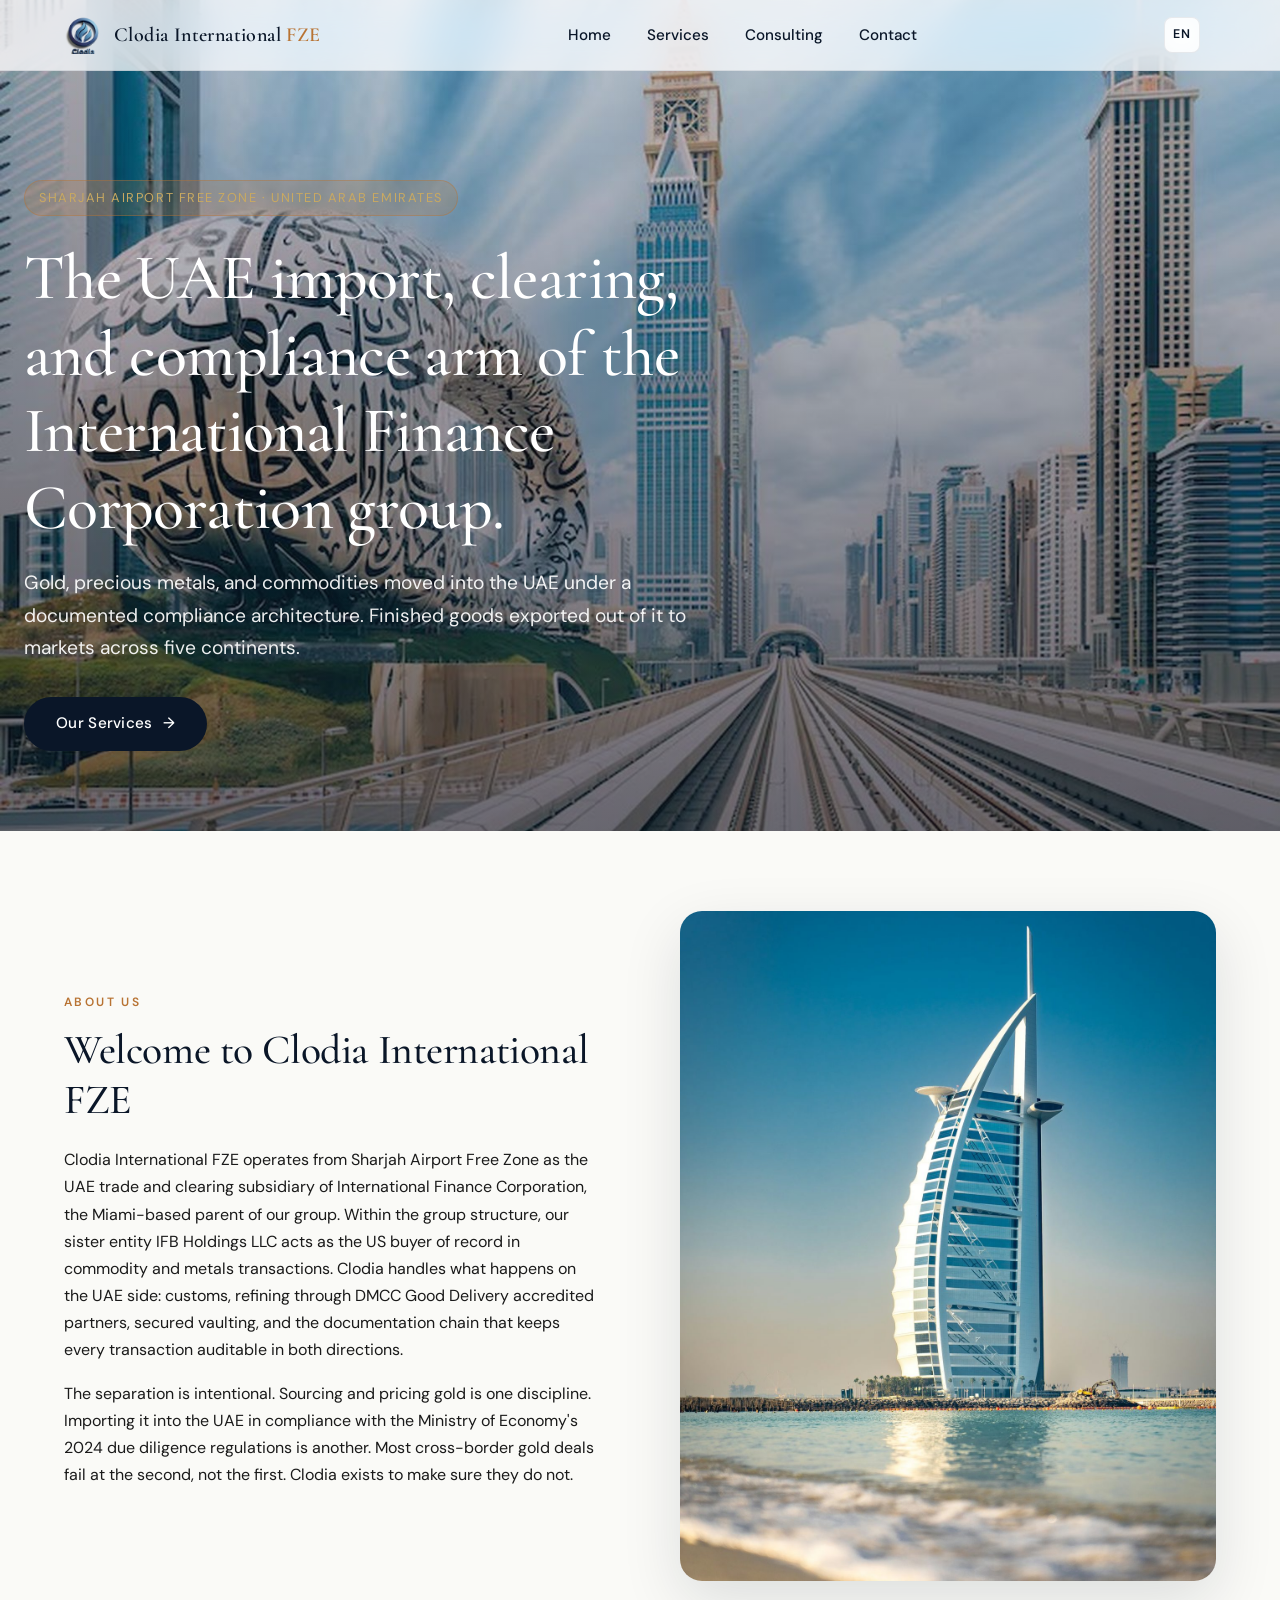
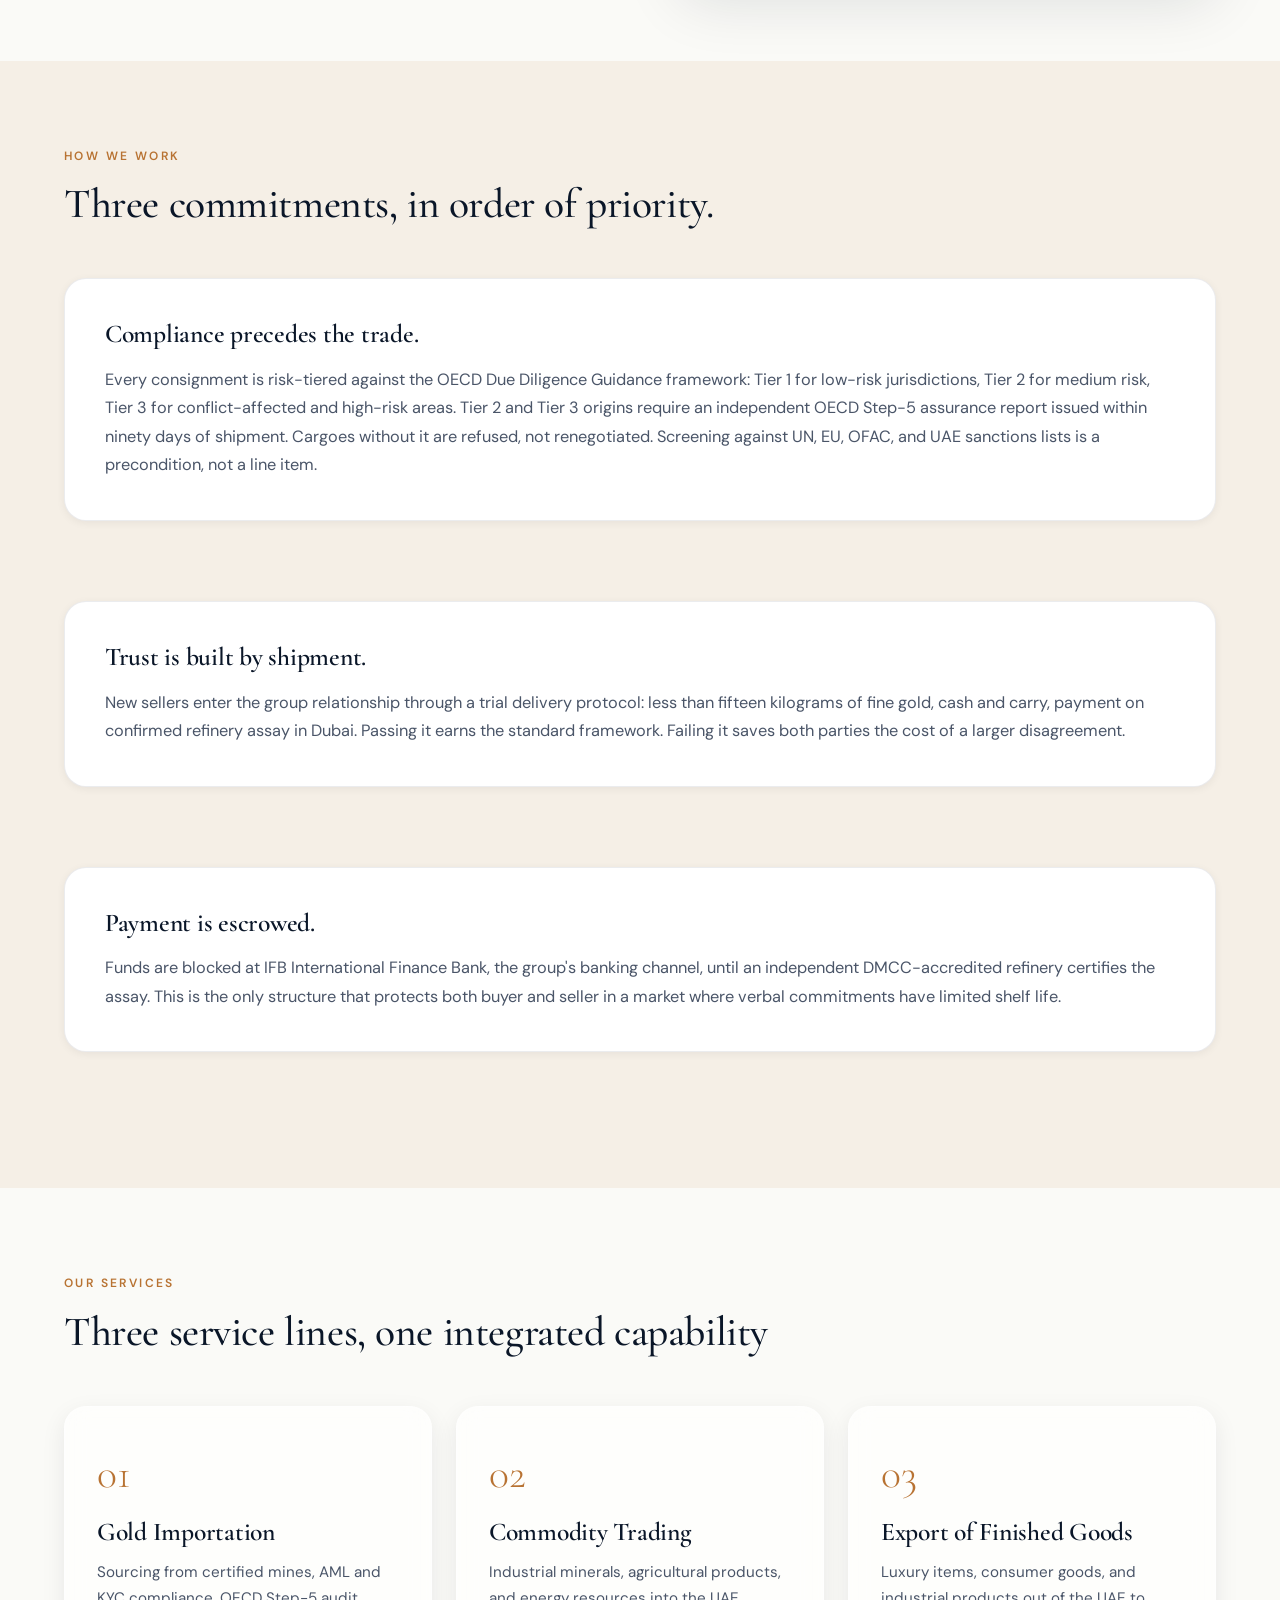
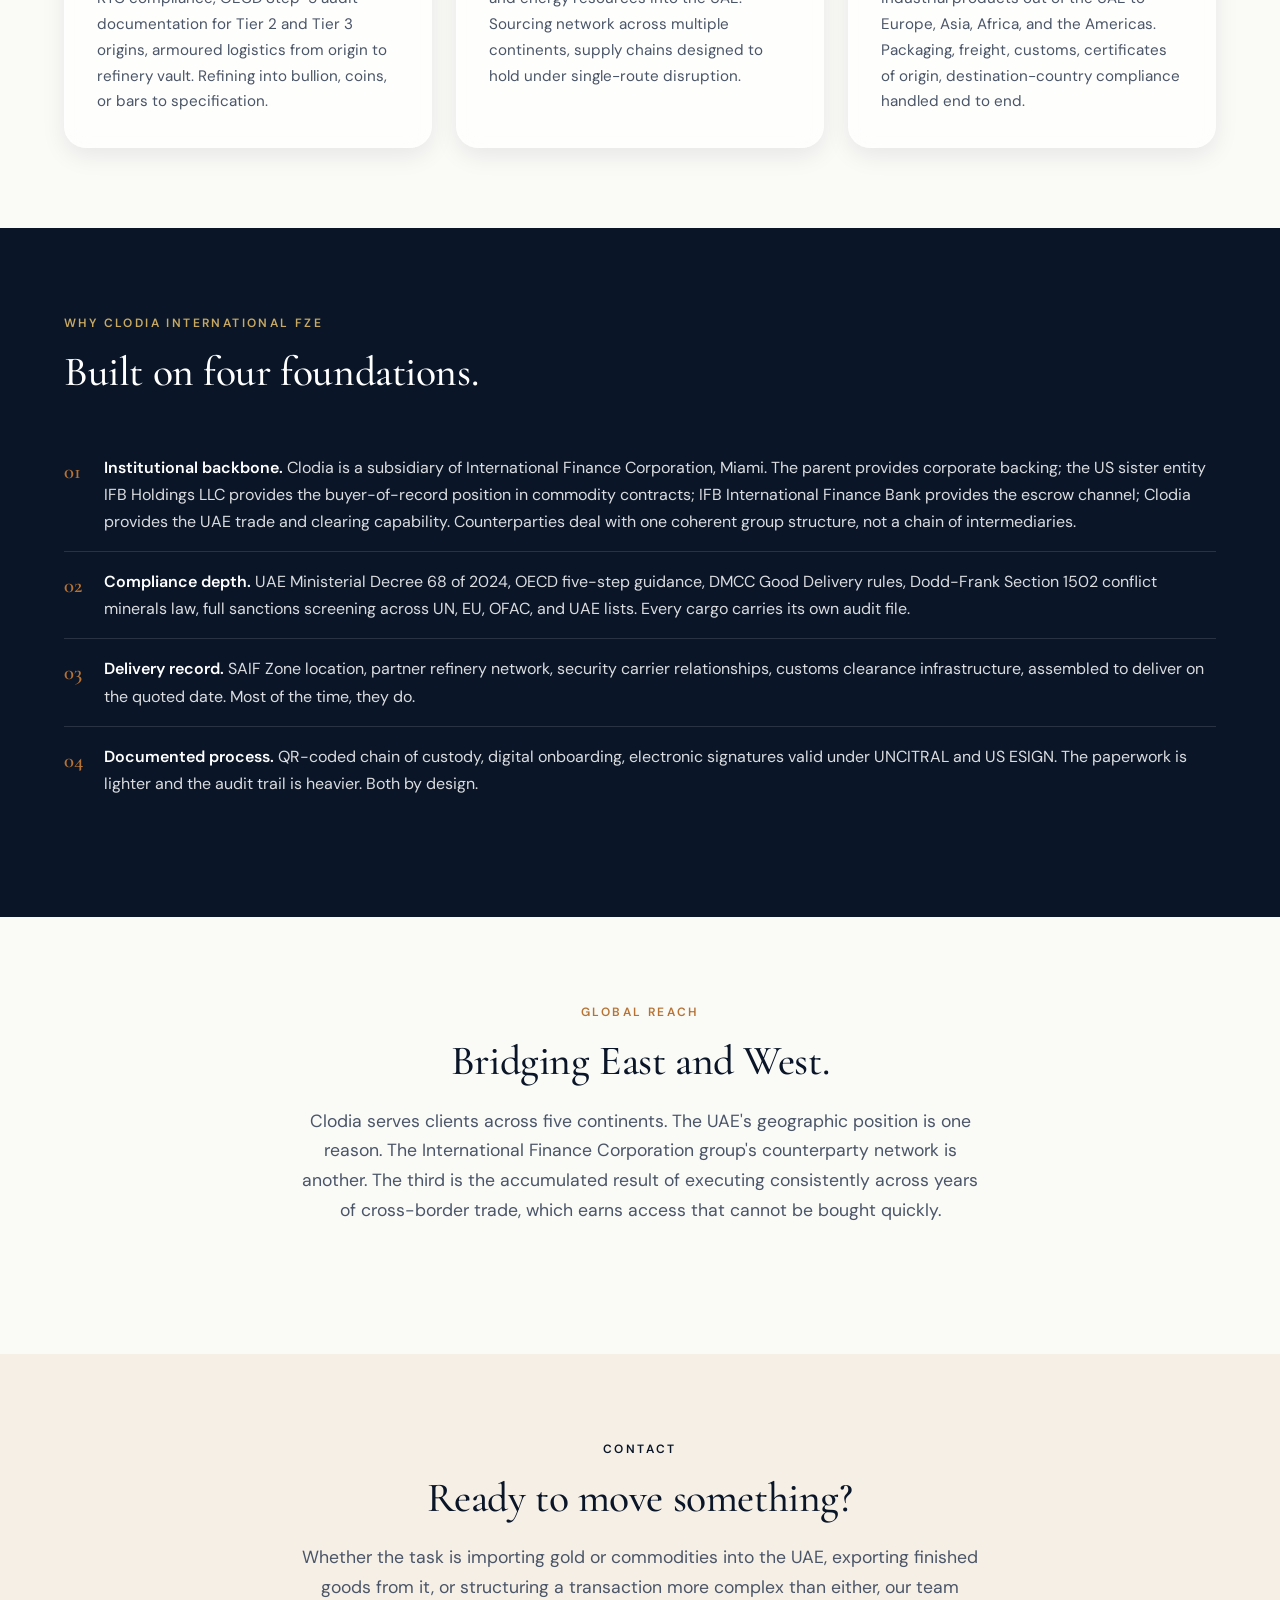
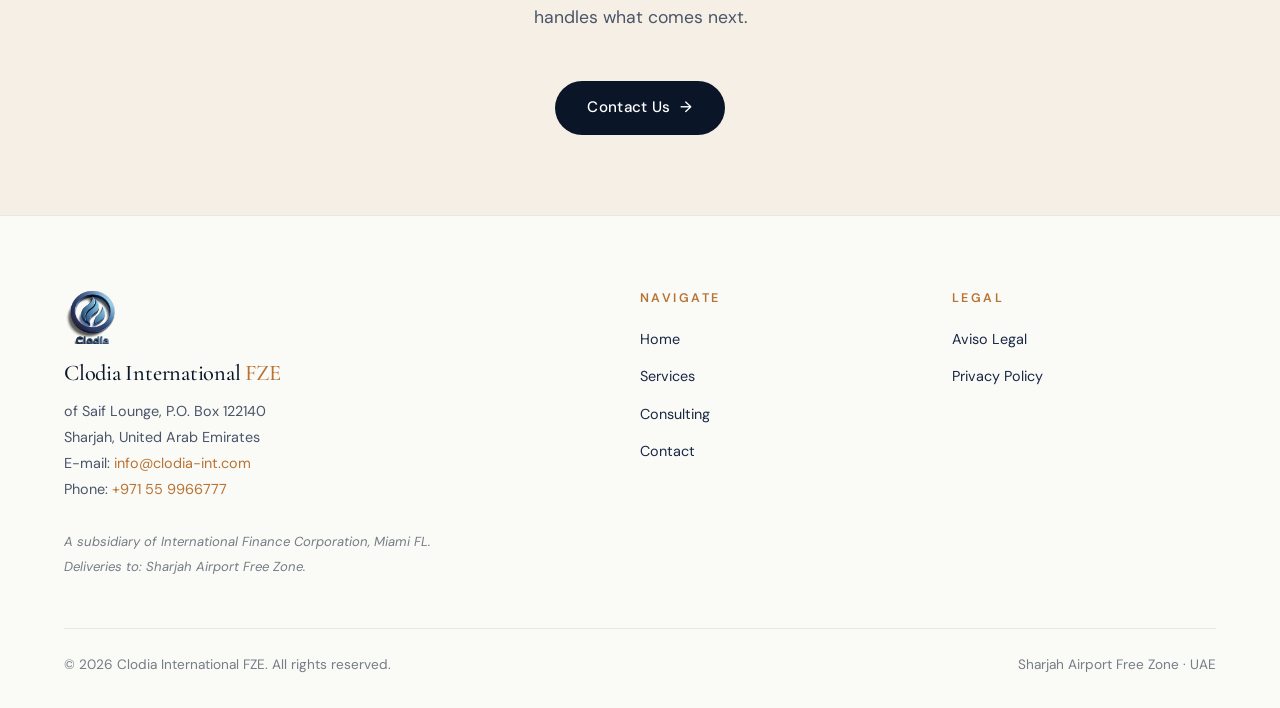
<file: index.html>
<!DOCTYPE html>

<html lang="en">
<head>
<meta charset="utf-8"/>
<meta content="width=device-width, initial-scale=1.0" name="viewport"/>
<title data-i18n="index.001.clodia_international_fze">Clodia International FZE — UAE Trade and Clearing, Gold and Commodities</title>
<meta content="UAE trade and clearing subsidiary of International Finance Corporation, Miami. Gold, precious metals, and commodities imported into the UAE under a documented compliance architecture. Sharjah Airport Free Zone." data-i18n="index.002.uae_trade_and_clearing_s" data-i18n-attr="content" name="description"/>
<meta content="Clodia International FZE, UAE gold import, precious metals trading Sharjah, commodity trading UAE, DMCC Good Delivery, OECD due diligence gold, International Finance Corporation Miami" name="keywords"/>
<meta content="Clodia International FZE" name="author"/>
<meta content="#0a1628" name="theme-color"/>
<meta content="index, follow" name="robots"/>
<link href="https://www.clodia-int.com/" rel="canonical"/>
<meta content="website" property="og:type"/>
<meta content="https://www.clodia-int.com/" property="og:url"/>
<meta content="Clodia International FZE — UAE Trade and Clearing" property="og:title"/>
<meta content="A subsidiary of International Finance Corporation, Miami. Gold, precious metals, and commodities handled under a documented compliance architecture." property="og:description"/>
<meta content="https://www.clodia-int.com/assets/images/og-image.jpg" property="og:image"/>
<meta content="Clodia International FZE" property="og:site_name"/>
<meta content="en_US" property="og:locale"/>
<meta content="summary_large_image" name="twitter:card"/>
<meta content="Clodia International FZE" name="twitter:title"/>
<meta content="UAE trade and clearing subsidiary of International Finance Corporation, Miami." name="twitter:description"/>
<meta content="https://www.clodia-int.com/assets/images/og-image.jpg" name="twitter:image"/>
<link href="/assets/icons/favicon-32.png" rel="icon" sizes="32x32" type="image/png"/>
<link href="/assets/icons/favicon-16.png" rel="icon" sizes="16x16" type="image/png"/>
<link href="/assets/icons/apple-touch-icon.png" rel="apple-touch-icon" sizes="180x180"/>
<link href="/site.webmanifest" rel="manifest"/>
<link href="https://fonts.googleapis.com" rel="preconnect"/>
<link crossorigin="" href="https://fonts.gstatic.com" rel="preconnect"/>
<link href="https://fonts.googleapis.com/css2?family=Cormorant+Garamond:wght@400;500;600;700&amp;family=DM+Sans:wght@400;500;600;700&amp;display=swap" rel="stylesheet"/>
<link href="/assets/css/styles-v3.css" rel="stylesheet"/>
<script type="application/ld+json">
{
  "@context": "https://schema.org",
  "@type": "Organization",
  "name": "Clodia International FZE",
  "url": "https://www.clodia-int.com/",
  "logo": "https://www.clodia-int.com/assets/icons/logo.png",
  "description": "UAE trade and clearing subsidiary of International Finance Corporation (Miami), handling gold, precious metals, and commodities under documented compliance.",
  "parentOrganization": {
    "@type": "Organization",
    "name": "International Finance Corporation",
    "address": {
      "@type": "PostalAddress",
      "streetAddress": "848 Brickell Avenue, Penthouse 5",
      "addressLocality": "Miami",
      "addressRegion": "FL",
      "postalCode": "33131",
      "addressCountry": "US"
    }
  },
  "address": {
    "@type": "PostalAddress",
    "streetAddress": "Saif Lounge, P.O. Box 122140",
    "addressLocality": "Sharjah",
    "addressCountry": "AE"
  },
  "contactPoint": {
    "@type": "ContactPoint",
    "email": "info@clodia-int.com",
    "telephone": "+971-55-9966777",
    "contactType": "customer service"
  }
}
</script>
</head>
<body>
<nav class="nav">
<div class="nav-inner">
<a class="nav-brand" href="/">
<img alt="Clodia International FZE" src="/assets/icons/logo.png"/>
<span data-i18n="index.003.clodia_international_fze" data-i18n-html="1">Clodia International <em style="font-style:normal;color:var(--copper)">FZE</em></span>
</a>
<button aria-label="Toggle menu" class="nav-toggle"><span></span><span></span><span></span></button>
<ul class="nav-links">
<li data-i18n="index.004.home" data-i18n-html="1"><a href="/index.html">Home</a></li>
<li data-i18n="index.005.services" data-i18n-html="1"><a href="/services.html">Services</a></li>
<li data-i18n="index.006.consulting" data-i18n-html="1"><a href="/consulting.html">Consulting</a></li>
<li data-i18n="index.007.contact" data-i18n-html="1"><a href="/contact.html">Contact</a></li>
</ul>
</div>
</nav>
<header class="hero">
<div class="hero-media">
<img alt="Dubai skyline at golden hour" src="/assets/images/hero-dubai.jpg"/>
</div>
<div class="hero-content">
<span class="hero-badge" data-i18n="index.008.sharjah_airport_free_zon" data-i18n-html="1">Sharjah Airport Free Zone · United Arab Emirates</span>
<h1 data-i18n="index.009.the_uae_import_clearing" data-i18n-html="1">The UAE import, clearing, and compliance arm of the International Finance Corporation group.</h1>
<p data-i18n="index.010.gold_precious_metals_and" data-i18n-html="1">Gold, precious metals, and commodities moved into the UAE under a documented compliance architecture. Finished goods exported out of it to markets across five continents.</p>
<a class="btn btn-primary btn-arrow" data-i18n="index.011.our_services" href="/services.html">Our Services</a>
</div>
</header>
<section class="section-light">
<div class="container">
<div class="two-col">
<div class="reveal">
<span class="eyebrow" data-i18n="index.012.about_us" data-i18n-html="1">About Us</span>
<h2 class="section-title" data-i18n="index.013.welcome_to_clodia_intern" data-i18n-html="1">Welcome to Clodia International FZE</h2>
<p data-i18n="index.014.clodia_international_fze" data-i18n-html="1">Clodia International FZE operates from Sharjah Airport Free Zone as the UAE trade and clearing subsidiary of International Finance Corporation, the Miami-based parent of our group. Within the group structure, our sister entity IFB Holdings LLC acts as the US buyer of record in commodity and metals transactions. Clodia handles what happens on the UAE side: customs, refining through DMCC Good Delivery accredited partners, secured vaulting, and the documentation chain that keeps every transaction auditable in both directions.</p>
<p data-i18n="index.015.the_separation_is_intent" data-i18n-html="1">The separation is intentional. Sourcing and pricing gold is one discipline. Importing it into the UAE in compliance with the Ministry of Economy's 2024 due diligence regulations is another. Most cross-border gold deals fail at the second, not the first. Clodia exists to make sure they do not.</p>
</div>
<div class="col-media reveal">
<img alt="Palm Jumeirah aerial view" src="/assets/images/palm-jumeirah.jpg"/>
</div>
</div>
</div>
</section>
<section class="section-cream">
<div class="container">
<div class="reveal" style="max-width:860px">
<span class="eyebrow" data-i18n="index.016.how_we_work" data-i18n-html="1">How We Work</span>
<h2 class="section-title" data-i18n="index.017.three_commitments_in_ord" data-i18n-html="1">Three commitments, in order of priority.</h2>
</div>
<div style="display:grid;gap:24px;margin-top:48px">
<article class="service-block reveal">
<h3 data-i18n="index.018.compliance_precedes_the" data-i18n-html="1" style="color:var(--navy);margin-bottom:16px">Compliance precedes the trade.</h3>
<p data-i18n="index.019.every_consignment_is_ris" data-i18n-html="1" style="margin:0;color:var(--text-soft);font-size:1.02rem;line-height:1.75">Every consignment is risk-tiered against the OECD Due Diligence Guidance framework: Tier 1 for low-risk jurisdictions, Tier 2 for medium risk, Tier 3 for conflict-affected and high-risk areas. Tier 2 and Tier 3 origins require an independent OECD Step-5 assurance report issued within ninety days of shipment. Cargoes without it are refused, not renegotiated. Screening against UN, EU, OFAC, and UAE sanctions lists is a precondition, not a line item.</p>
</article>
<article class="service-block reveal">
<h3 data-i18n="index.020.trust_is_built_by_shipme" data-i18n-html="1" style="color:var(--navy);margin-bottom:16px">Trust is built by shipment.</h3>
<p data-i18n="index.021.new_sellers_enter_the_gr" data-i18n-html="1" style="margin:0;color:var(--text-soft);font-size:1.02rem;line-height:1.75">New sellers enter the group relationship through a trial delivery protocol: less than fifteen kilograms of fine gold, cash and carry, payment on confirmed refinery assay in Dubai. Passing it earns the standard framework. Failing it saves both parties the cost of a larger disagreement.</p>
</article>
<article class="service-block reveal">
<h3 data-i18n="index.022.payment_is_escrowed" data-i18n-html="1" style="color:var(--navy);margin-bottom:16px">Payment is escrowed.</h3>
<p data-i18n="index.023.funds_are_blocked_at_ifb" data-i18n-html="1" style="margin:0;color:var(--text-soft);font-size:1.02rem;line-height:1.75">Funds are blocked at IFB International Finance Bank, the group's banking channel, until an independent DMCC-accredited refinery certifies the assay. This is the only structure that protects both buyer and seller in a market where verbal commitments have limited shelf life.</p>
</article>
</div>
</div>
</section>
<section class="section-light">
<div class="container">
<div class="reveal">
<span class="eyebrow" data-i18n="index.011.our_services" data-i18n-html="1">Our Services</span>
<h2 class="section-title" data-i18n="index.024.three_service_lines_one" data-i18n-html="1">Three service lines, one integrated capability</h2>
</div>
<div class="glass-grid">
<div class="glass-card reveal">
<span class="card-num">01</span>
<h3 data-i18n="index.025.gold_importation" data-i18n-html="1">Gold Importation</h3>
<p data-i18n="index.026.sourcing_from_certified" data-i18n-html="1">Sourcing from certified mines, AML and KYC compliance, OECD Step-5 audit documentation for Tier 2 and Tier 3 origins, armoured logistics from origin to refinery vault. Refining into bullion, coins, or bars to specification.</p>
</div>
<div class="glass-card reveal">
<span class="card-num">02</span>
<h3 data-i18n="index.027.commodity_trading" data-i18n-html="1">Commodity Trading</h3>
<p data-i18n="index.028.industrial_minerals_agri" data-i18n-html="1">Industrial minerals, agricultural products, and energy resources into the UAE. Sourcing network across multiple continents, supply chains designed to hold under single-route disruption.</p>
</div>
<div class="glass-card reveal">
<span class="card-num">03</span>
<h3 data-i18n="index.029.export_of_finished_goods" data-i18n-html="1">Export of Finished Goods</h3>
<p data-i18n="index.030.luxury_items_consumer_go" data-i18n-html="1">Luxury items, consumer goods, and industrial products out of the UAE to Europe, Asia, Africa, and the Americas. Packaging, freight, customs, certificates of origin, destination-country compliance handled end to end.</p>
</div>
</div>
</div>
</section>
<section class="section-navy">
<div class="container">
<div class="reveal">
<span class="eyebrow" data-i18n="index.031.why_clodia_international" data-i18n-html="1" style="color:var(--copper-light)">Why Clodia International FZE</span>
<h2 class="section-title" data-i18n="index.032.built_on_four_foundation" data-i18n-html="1" style="color:var(--white)">Built on four foundations.</h2>
</div>
<ul class="lead-list reveal" style="margin-top:40px">
<li data-i18n="index.033.institutional_backbone_c" data-i18n-html="1" data-num="01" style="color:rgba(255,255,255,0.85);border-color:rgba(255,255,255,0.12)"><strong style="color:var(--white)">Institutional backbone.</strong> Clodia is a subsidiary of International Finance Corporation, Miami. The parent provides corporate backing; the US sister entity IFB Holdings LLC provides the buyer-of-record position in commodity contracts; IFB International Finance Bank provides the escrow channel; Clodia provides the UAE trade and clearing capability. Counterparties deal with one coherent group structure, not a chain of intermediaries.</li>
<li data-i18n="index.034.compliance_depth_uae_min" data-i18n-html="1" data-num="02" style="color:rgba(255,255,255,0.85);border-color:rgba(255,255,255,0.12)"><strong style="color:var(--white)">Compliance depth.</strong> UAE Ministerial Decree 68 of 2024, OECD five-step guidance, DMCC Good Delivery rules, Dodd-Frank Section 1502 conflict minerals law, full sanctions screening across UN, EU, OFAC, and UAE lists. Every cargo carries its own audit file.</li>
<li data-i18n="index.035.delivery_record_saif_zon" data-i18n-html="1" data-num="03" style="color:rgba(255,255,255,0.85);border-color:rgba(255,255,255,0.12)"><strong style="color:var(--white)">Delivery record.</strong> SAIF Zone location, partner refinery network, security carrier relationships, customs clearance infrastructure, assembled to deliver on the quoted date. Most of the time, they do.</li>
<li data-i18n="index.036.documented_process_qr_co" data-i18n-html="1" data-num="04" style="color:rgba(255,255,255,0.85);border-color:rgba(255,255,255,0.12)"><strong style="color:var(--white)">Documented process.</strong> QR-coded chain of custody, digital onboarding, electronic signatures valid under UNCITRAL and US ESIGN. The paperwork is lighter and the audit trail is heavier. Both by design.</li>
</ul>
</div>
</section>
<section class="section-light">
<div class="container-narrow text-center reveal">
<span class="eyebrow" data-i18n="index.037.global_reach" data-i18n-html="1">Global Reach</span>
<h2 class="section-title" data-i18n="index.038.bridging_east_and_west" data-i18n-html="1">Bridging East and West.</h2>
<p class="section-lead" data-i18n="index.039.clodia_serves_clients_ac" data-i18n-html="1" style="margin-left:auto;margin-right:auto">Clodia serves clients across five continents. The UAE's geographic position is one reason. The International Finance Corporation group's counterparty network is another. The third is the accumulated result of executing consistently across years of cross-border trade, which earns access that cannot be bought quickly.</p>
</div>
</section>
<section class="section-cream">
<div class="container-narrow text-center reveal">
<span class="eyebrow" data-i18n="index.007.contact" data-i18n-html="1">Contact</span>
<h2 class="section-title" data-i18n="index.040.ready_to_move_something" data-i18n-html="1">Ready to move something?</h2>
<p class="section-lead" data-i18n="index.041.whether_the_task_is_impo" data-i18n-html="1" style="margin-left:auto;margin-right:auto">Whether the task is importing gold or commodities into the UAE, exporting finished goods from it, or structuring a transaction more complex than either, our team handles what comes next.</p>
<a class="btn btn-primary btn-arrow" data-i18n="index.042.contact_us" href="/contact.html">Contact Us</a>
</div>
</section>
<footer>
<div class="container">
<div class="footer-grid">
<div class="footer-brand">
<img alt="Clodia International FZE" src="/assets/icons/logo.png"/>
<h4 data-i18n="index.003.clodia_international_fze" data-i18n-html="1">Clodia International FZE</h4>
<p data-i18n="index.043.of_saif_lounge_p_o_box_1" data-i18n-html="1">
          of Saif Lounge, P.O. Box 122140<br/>
          Sharjah, United Arab Emirates<br/>
          E-mail: <a href="mailto:info@clodia-int.com">info@clodia-int.com</a><br/>
          Phone: <a href="tel:+971559966777">+971 55 9966777</a><br/><br/>
<em style="color:rgba(10,22,40,0.55);font-size:0.82rem">A subsidiary of International Finance Corporation, Miami FL.<br/>Deliveries to: Sharjah Airport Free Zone.</em>
</p>
</div>
<div class="footer-col">
<h5 data-i18n="index.044.navigate" data-i18n-html="1">Navigate</h5>
<ul>
<li data-i18n="index.004.home" data-i18n-html="1"><a href="/index.html">Home</a></li>
<li data-i18n="index.005.services" data-i18n-html="1"><a href="/services.html">Services</a></li>
<li data-i18n="index.006.consulting" data-i18n-html="1"><a href="/consulting.html">Consulting</a></li>
<li data-i18n="index.007.contact" data-i18n-html="1"><a href="/contact.html">Contact</a></li>
</ul>
</div>
<div class="footer-col">
<h5 data-i18n="index.045.legal" data-i18n-html="1">Legal</h5>
<ul>
<li data-i18n="index.046.imprint" data-i18n-html="1"><a href="/imprint.html">Imprint</a></li>
<li data-i18n="index.047.privacy_policy" data-i18n-html="1"><a href="/privacy.html">Privacy Policy</a></li>
</ul>
</div>
</div>
<div class="footer-bottom">
<span data-i18n="index.048.2026_clodia_internation" data-i18n-html="1">© <span data-year="">2026</span> Clodia International FZE. All rights reserved.</span>
<span data-i18n="index.049.sharjah_airport_free_zon" data-i18n-html="1">Sharjah Airport Free Zone · UAE</span>
</div>
</div>
</footer>
<script defer="" src="/assets/js/script-v3.js"></script>
</body>
</html>
</file>
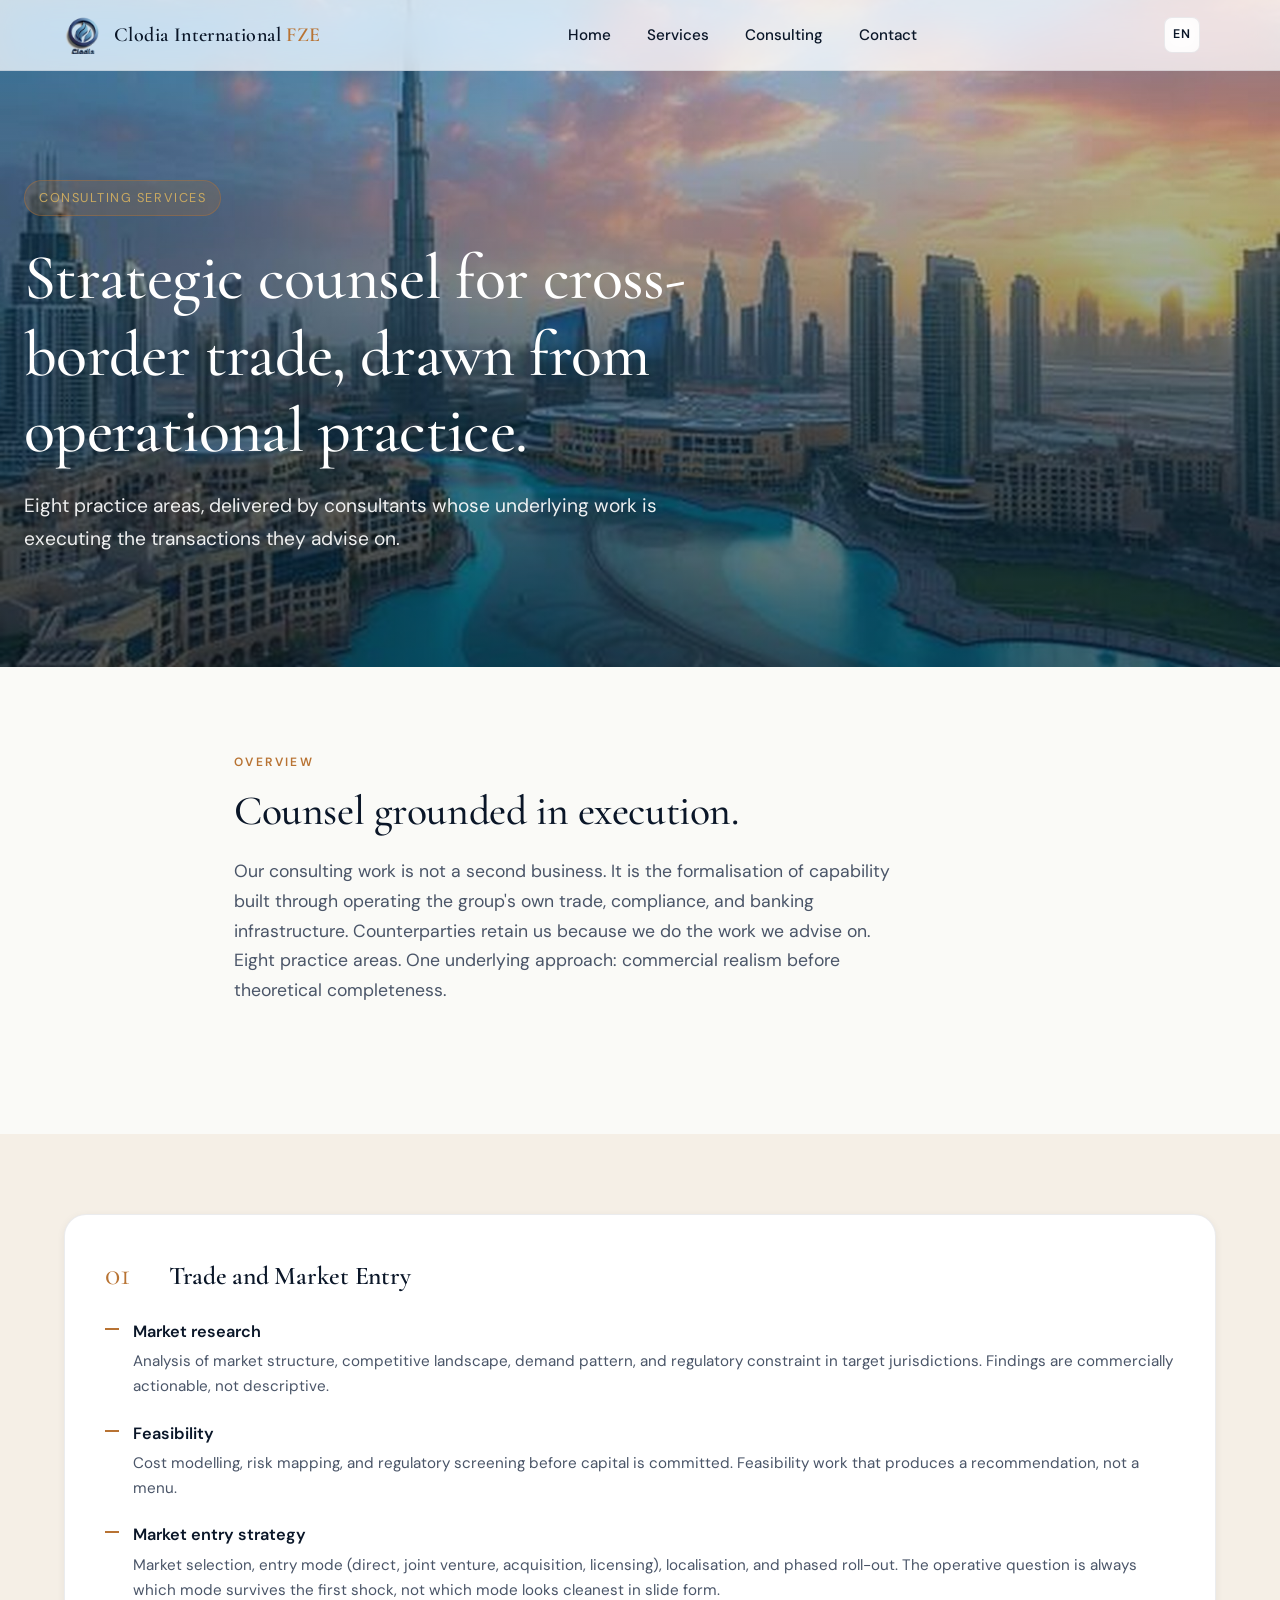
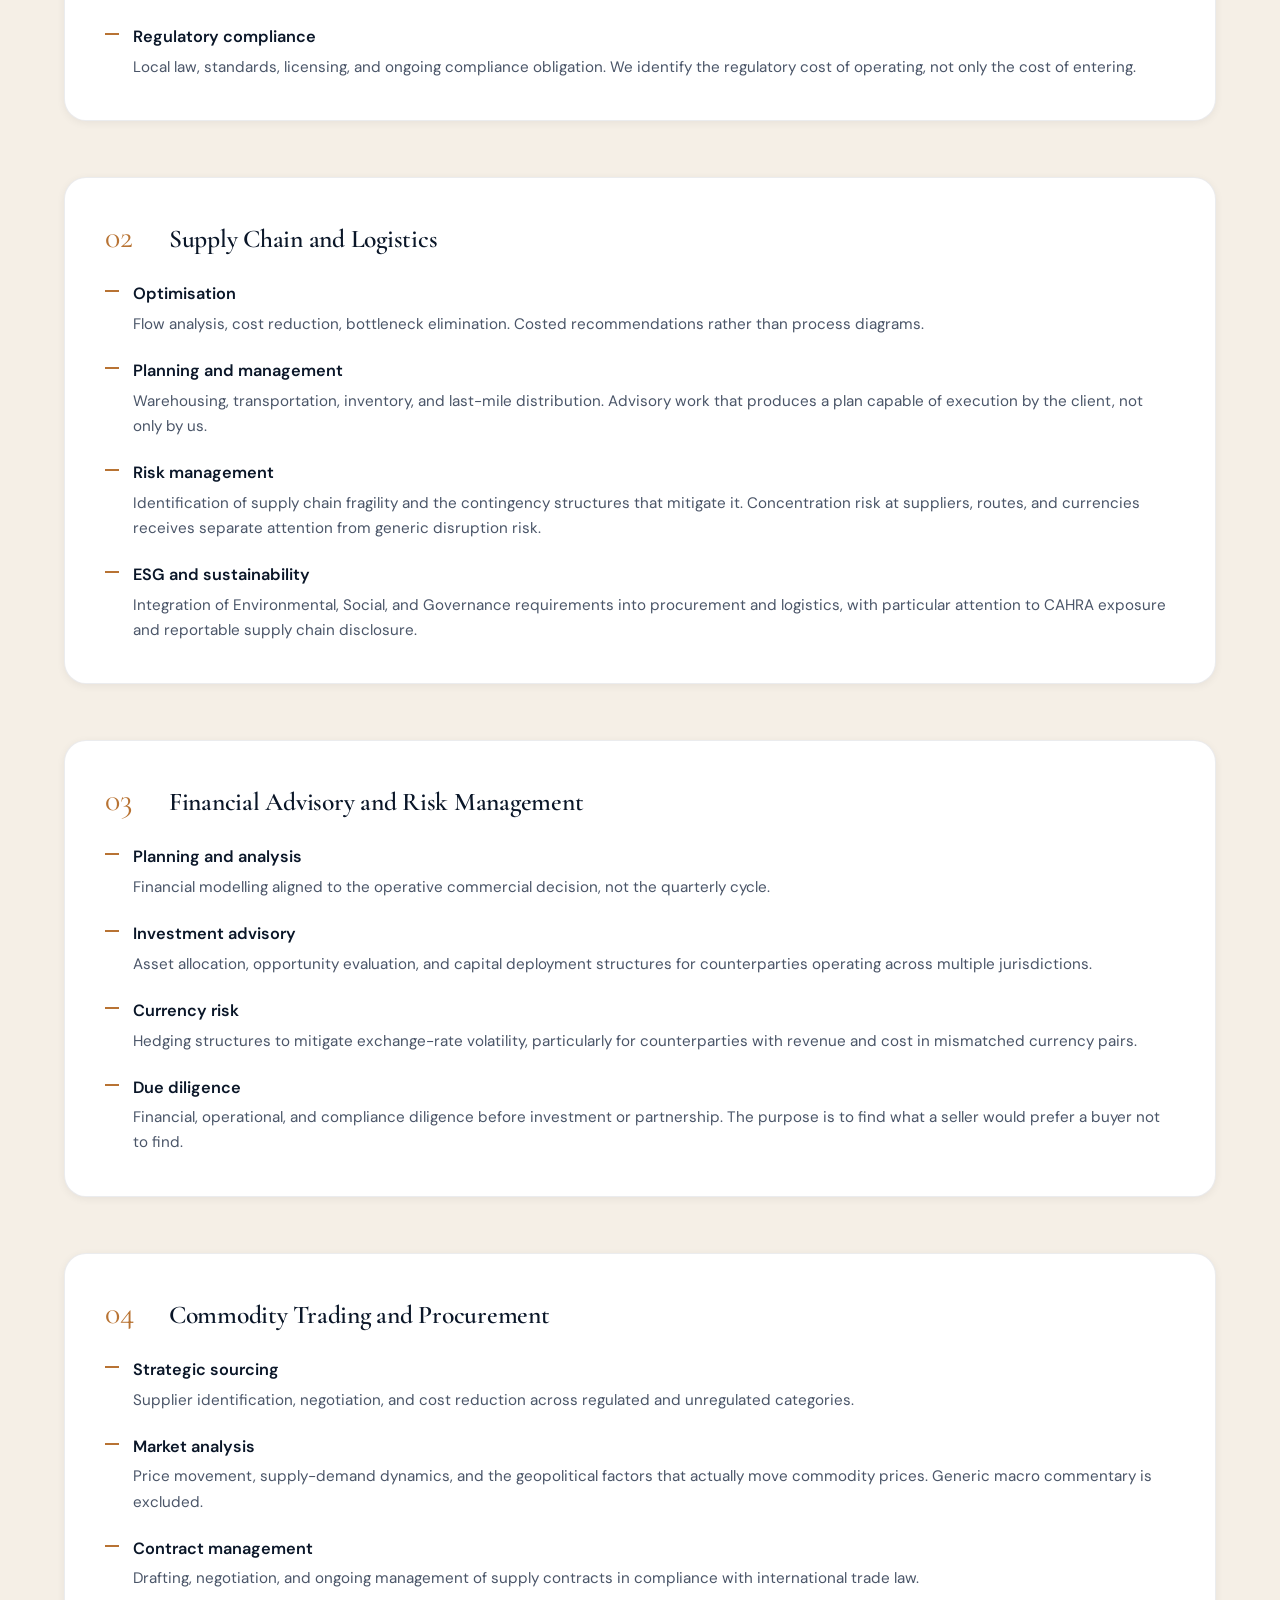
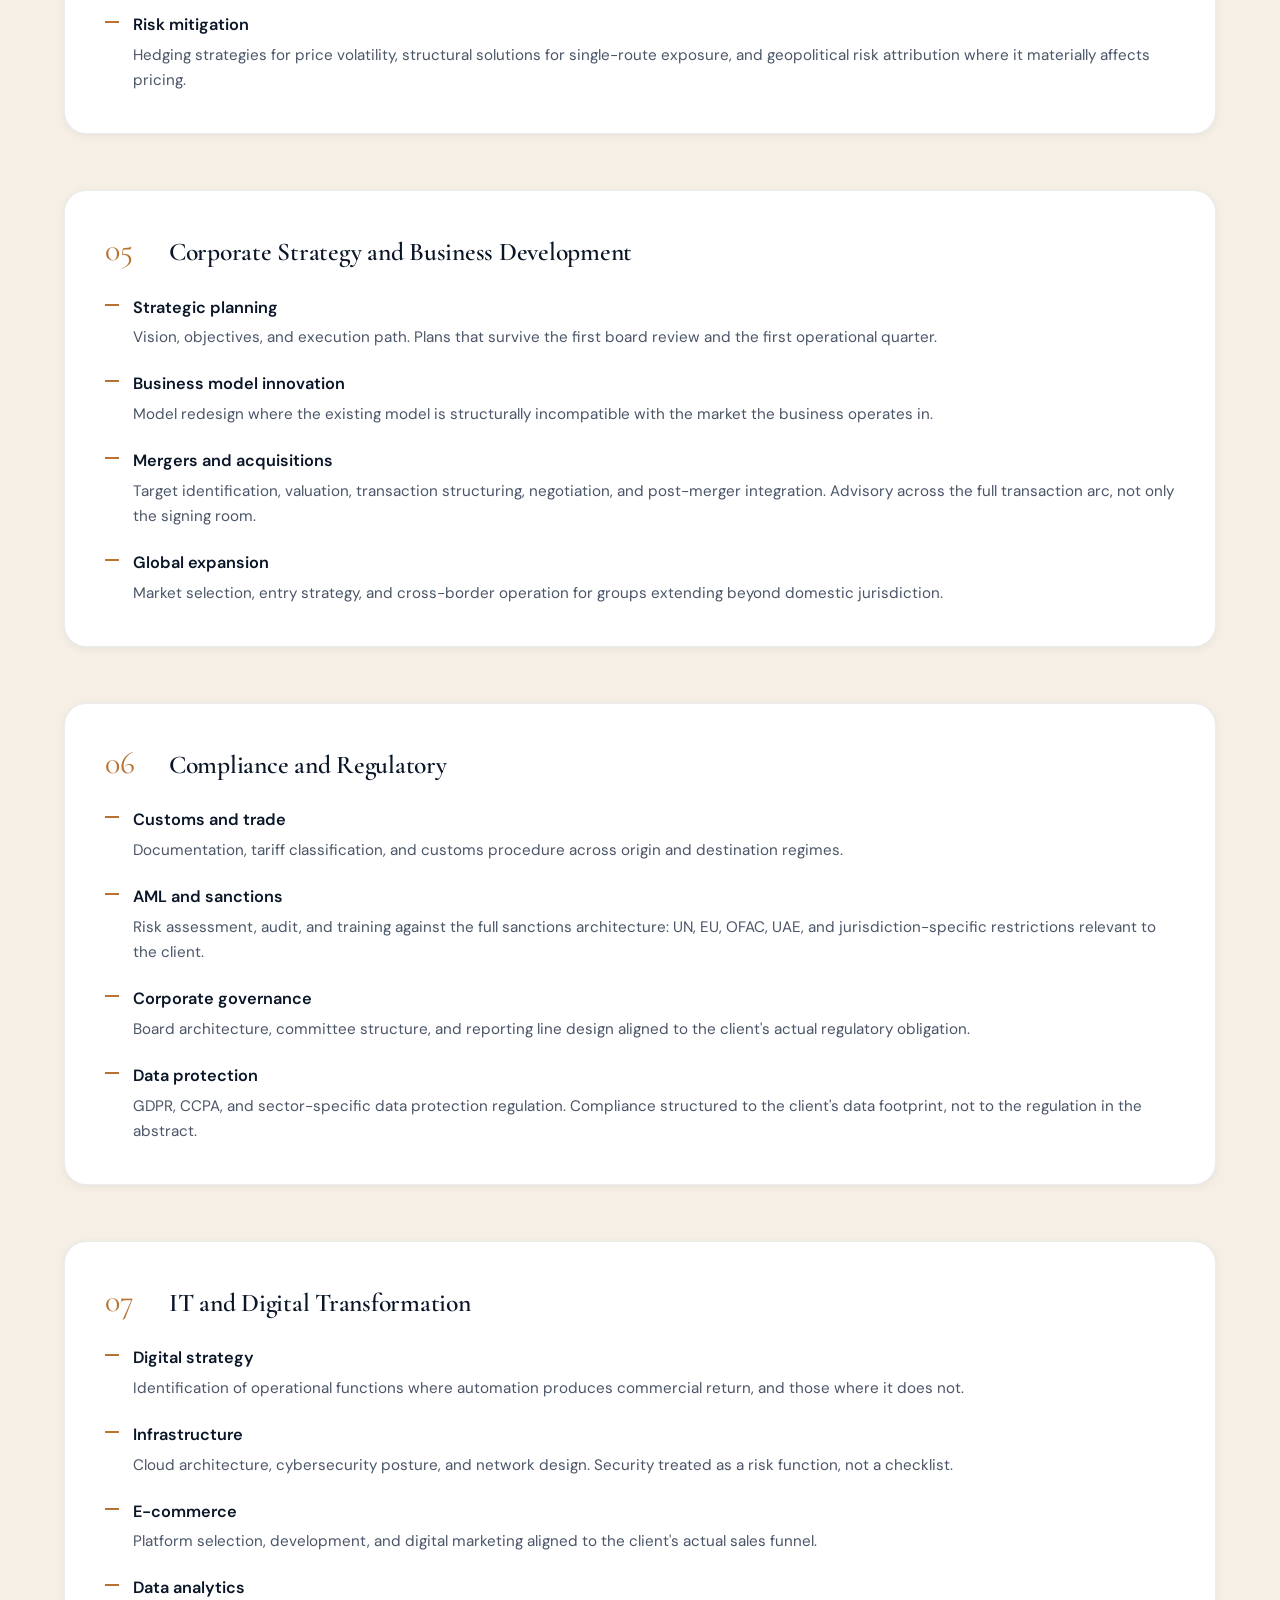
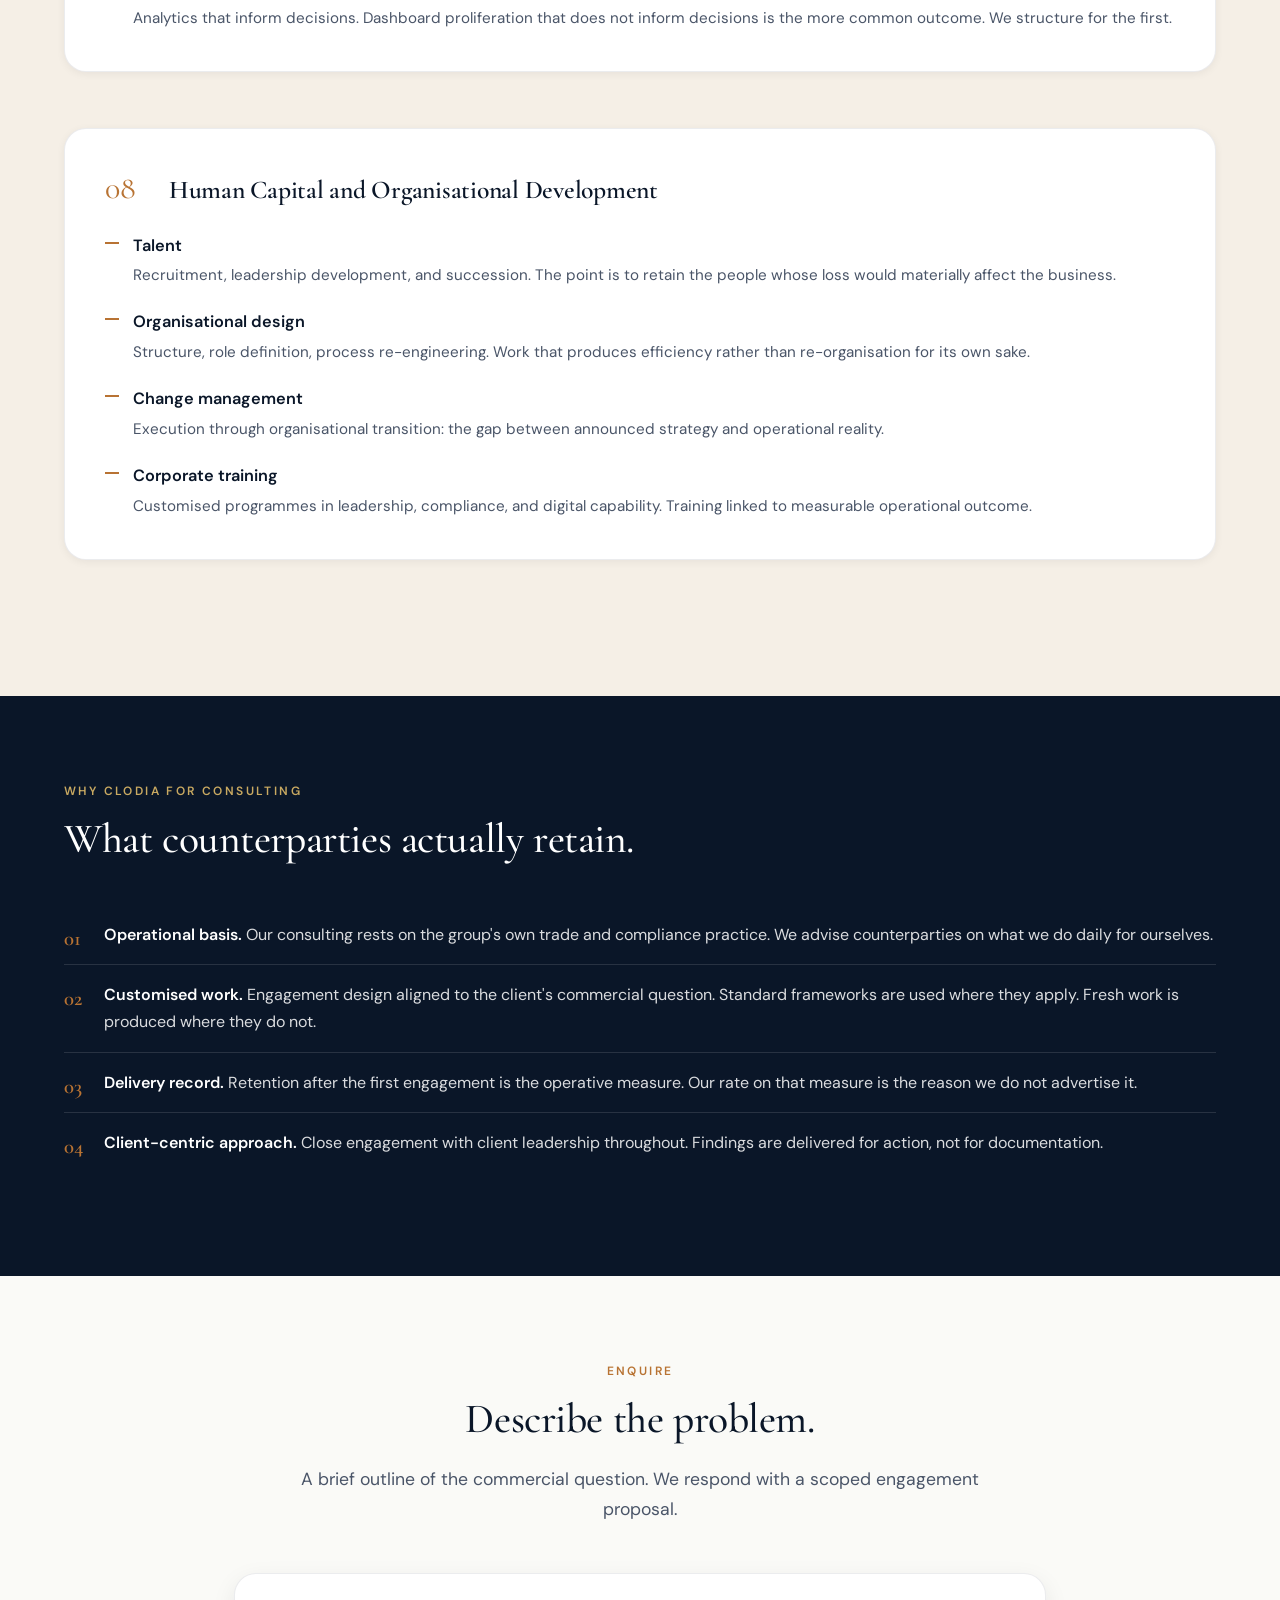
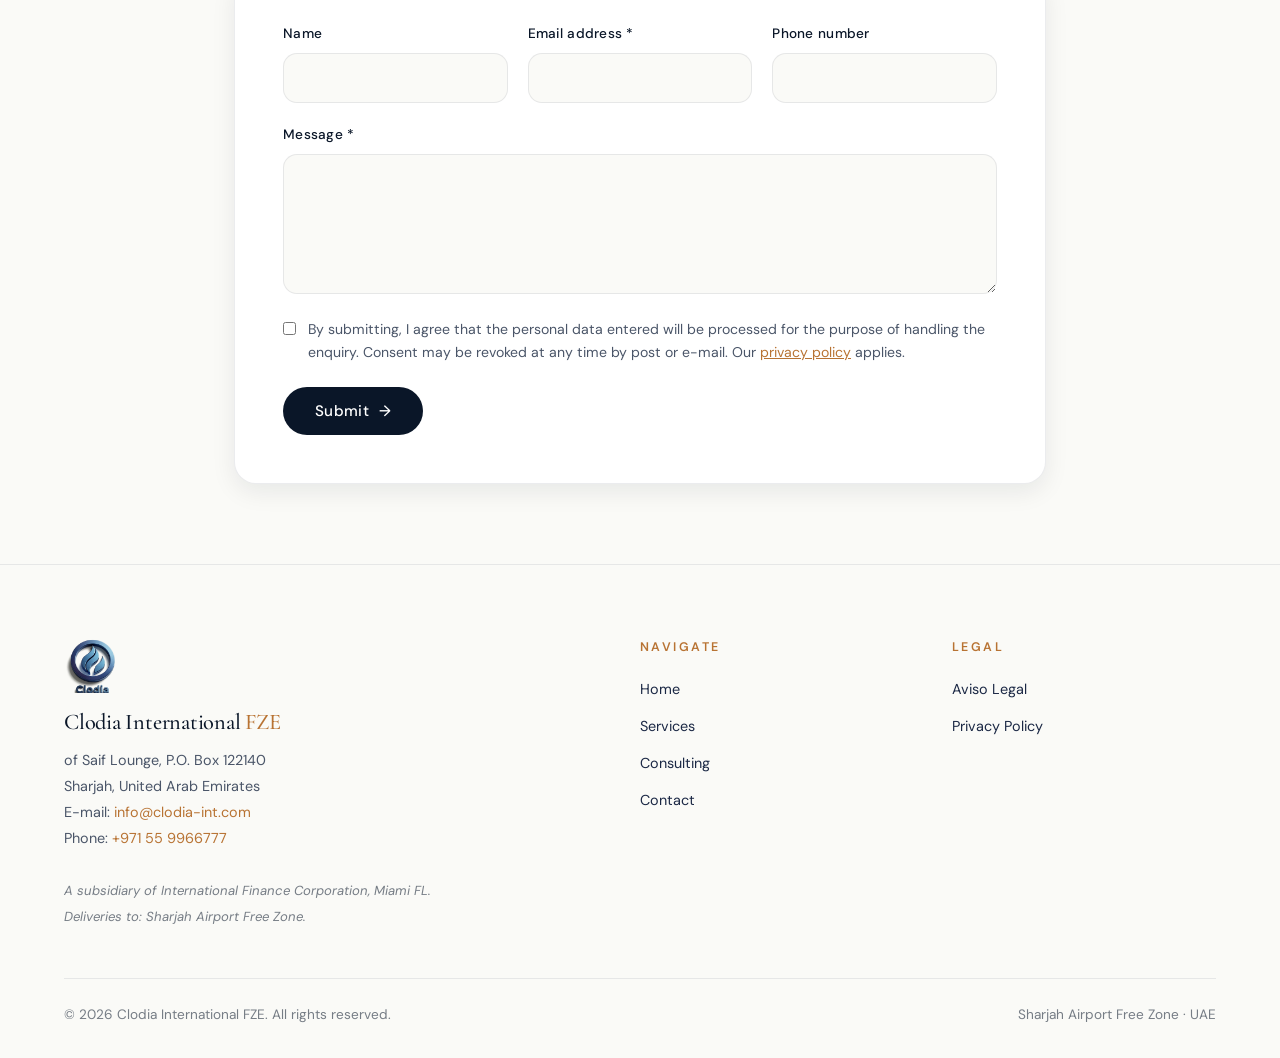
<file: consulting.html>
<!DOCTYPE html>

<html lang="en">
<head>
<meta charset="utf-8"/>
<meta content="width=device-width, initial-scale=1.0" name="viewport"/>
<title data-i18n="consulting.001.consulting_clodia_intern">Consulting — Clodia International FZE</title>
<meta content="Strategic counsel for cross-border trade, drawn from operational practice. Eight practice areas delivered by consultants whose underlying work is executing the transactions they advise on." data-i18n="consulting.002.strategic_counsel_for_cr" data-i18n-attr="content" name="description"/>
<meta content="#0a1628" name="theme-color"/>
<meta content="index, follow" name="robots"/>
<link href="https://www.clodia-int.com/consulting.html" rel="canonical"/>
<meta content="website" property="og:type"/>
<meta content="https://www.clodia-int.com/consulting.html" property="og:url"/>
<meta content="Consulting — Clodia International FZE" property="og:title"/>
<meta content="Eight practice areas, delivered by consultants whose underlying work is executing the transactions they advise on." property="og:description"/>
<meta content="https://www.clodia-int.com/assets/images/og-image.jpg" property="og:image"/>
<link href="/assets/icons/apple-touch-icon.png" rel="apple-touch-icon" sizes="180x180"/>
<link href="/site.webmanifest" rel="manifest"/>
<link href="https://fonts.googleapis.com" rel="preconnect"/>
<link crossorigin="" href="https://fonts.gstatic.com" rel="preconnect"/>
<link href="https://fonts.googleapis.com/css2?family=Cormorant+Garamond:wght@400;500;600;700&amp;family=DM+Sans:wght@400;500;600;700&amp;display=swap" rel="stylesheet"/>
<link href="/assets/css/styles-v3.css" rel="stylesheet"/>
</head>
<body>
<nav class="nav">
<div class="nav-inner">
<a class="nav-brand" href="/">
<img alt="Clodia International FZE" src="/assets/icons/logo.png"/>
<span data-i18n="index.003.clodia_international_fze" data-i18n-html="1">Clodia International <em style="font-style:normal;color:var(--copper)">FZE</em></span>
</a>
<button aria-label="Toggle menu" class="nav-toggle"><span></span><span></span><span></span></button>
<ul class="nav-links">
<li data-i18n="index.004.home" data-i18n-html="1"><a href="/index.html">Home</a></li>
<li data-i18n="index.005.services" data-i18n-html="1"><a href="/services.html">Services</a></li>
<li data-i18n="index.006.consulting" data-i18n-html="1"><a href="/consulting.html">Consulting</a></li>
<li data-i18n="index.007.contact" data-i18n-html="1"><a href="/contact.html">Contact</a></li>
</ul>
</div>
</nav>
<header class="hero" style="min-height:60vh">
<div class="hero-media">
<img alt="Strategic consulting" src="/assets/images/consulting.jpg"/>
</div>
<div class="hero-content">
<span class="hero-badge" data-i18n="consulting.003.consulting_services" data-i18n-html="1">Consulting Services</span>
<h1 data-i18n="consulting.004.strategic_counsel_for_cr" data-i18n-html="1">Strategic counsel for cross-border trade, drawn from operational practice.</h1>
<p data-i18n="consulting.005.eight_practice_areas_del" data-i18n-html="1">Eight practice areas, delivered by consultants whose underlying work is executing the transactions they advise on.</p>
</div>
</header>
<section class="section-light">
<div class="container-narrow reveal">
<span class="eyebrow" data-i18n="services.005.overview" data-i18n-html="1">Overview</span>
<h2 class="section-title" data-i18n="consulting.006.counsel_grounded_in_exec" data-i18n-html="1">Counsel grounded in execution.</h2>
<p class="section-lead" data-i18n="consulting.007.our_consulting_work_is_n" data-i18n-html="1">Our consulting work is not a second business. It is the formalisation of capability built through operating the group's own trade, compliance, and banking infrastructure. Counterparties retain us because we do the work we advise on. Eight practice areas. One underlying approach: commercial realism before theoretical completeness.</p>
</div>
</section>
<section class="section-cream">
<div class="container">
<article class="service-block reveal">
<h3 data-i18n="consulting.008.01_trade_and_market_entr" data-i18n-html="1"><span class="num">01</span> Trade and Market Entry</h3>
<div class="service-items">
<div class="service-item"><strong>Market research</strong><p data-i18n="consulting.009.analysis_of_market_struc" data-i18n-html="1">Analysis of market structure, competitive landscape, demand pattern, and regulatory constraint in target jurisdictions. Findings are commercially actionable, not descriptive.</p></div>
<div class="service-item"><strong>Feasibility</strong><p data-i18n="consulting.010.cost_modelling_risk_mapp" data-i18n-html="1">Cost modelling, risk mapping, and regulatory screening before capital is committed. Feasibility work that produces a recommendation, not a menu.</p></div>
<div class="service-item"><strong>Market entry strategy</strong><p data-i18n="consulting.011.market_selection_entry_m" data-i18n-html="1">Market selection, entry mode (direct, joint venture, acquisition, licensing), localisation, and phased roll-out. The operative question is always which mode survives the first shock, not which mode looks cleanest in slide form.</p></div>
<div class="service-item"><strong>Regulatory compliance</strong><p data-i18n="consulting.012.local_law_standards_lice" data-i18n-html="1">Local law, standards, licensing, and ongoing compliance obligation. We identify the regulatory cost of operating, not only the cost of entering.</p></div>
</div>
</article>
<article class="service-block reveal">
<h3 data-i18n="consulting.013.02_supply_chain_and_logi" data-i18n-html="1"><span class="num">02</span> Supply Chain and Logistics</h3>
<div class="service-items">
<div class="service-item"><strong>Optimisation</strong><p data-i18n="consulting.014.flow_analysis_cost_reduc" data-i18n-html="1">Flow analysis, cost reduction, bottleneck elimination. Costed recommendations rather than process diagrams.</p></div>
<div class="service-item"><strong>Planning and management</strong><p data-i18n="consulting.015.warehousing_transportati" data-i18n-html="1">Warehousing, transportation, inventory, and last-mile distribution. Advisory work that produces a plan capable of execution by the client, not only by us.</p></div>
<div class="service-item"><strong>Risk management</strong><p data-i18n="consulting.016.identification_of_supply" data-i18n-html="1">Identification of supply chain fragility and the contingency structures that mitigate it. Concentration risk at suppliers, routes, and currencies receives separate attention from generic disruption risk.</p></div>
<div class="service-item"><strong>ESG and sustainability</strong><p data-i18n="consulting.017.integration_of_environme" data-i18n-html="1">Integration of Environmental, Social, and Governance requirements into procurement and logistics, with particular attention to CAHRA exposure and reportable supply chain disclosure.</p></div>
</div>
</article>
<article class="service-block reveal">
<h3 data-i18n="consulting.018.03_financial_advisory_an" data-i18n-html="1"><span class="num">03</span> Financial Advisory and Risk Management</h3>
<div class="service-items">
<div class="service-item"><strong>Planning and analysis</strong><p data-i18n="consulting.019.financial_modelling_alig" data-i18n-html="1">Financial modelling aligned to the operative commercial decision, not the quarterly cycle.</p></div>
<div class="service-item"><strong>Investment advisory</strong><p data-i18n="consulting.020.asset_allocation_opportu" data-i18n-html="1">Asset allocation, opportunity evaluation, and capital deployment structures for counterparties operating across multiple jurisdictions.</p></div>
<div class="service-item"><strong>Currency risk</strong><p data-i18n="consulting.021.hedging_structures_to_mi" data-i18n-html="1">Hedging structures to mitigate exchange-rate volatility, particularly for counterparties with revenue and cost in mismatched currency pairs.</p></div>
<div class="service-item"><strong>Due diligence</strong><p data-i18n="consulting.022.financial_operational_an" data-i18n-html="1">Financial, operational, and compliance diligence before investment or partnership. The purpose is to find what a seller would prefer a buyer not to find.</p></div>
</div>
</article>
<article class="service-block reveal">
<h3 data-i18n="consulting.023.04_commodity_trading_and" data-i18n-html="1"><span class="num">04</span> Commodity Trading and Procurement</h3>
<div class="service-items">
<div class="service-item"><strong>Strategic sourcing</strong><p data-i18n="consulting.024.supplier_identification" data-i18n-html="1">Supplier identification, negotiation, and cost reduction across regulated and unregulated categories.</p></div>
<div class="service-item"><strong>Market analysis</strong><p data-i18n="consulting.025.price_movement_supply_de" data-i18n-html="1">Price movement, supply-demand dynamics, and the geopolitical factors that actually move commodity prices. Generic macro commentary is excluded.</p></div>
<div class="service-item"><strong>Contract management</strong><p data-i18n="consulting.026.drafting_negotiation_and" data-i18n-html="1">Drafting, negotiation, and ongoing management of supply contracts in compliance with international trade law.</p></div>
<div class="service-item"><strong>Risk mitigation</strong><p data-i18n="consulting.027.hedging_strategies_for_p" data-i18n-html="1">Hedging strategies for price volatility, structural solutions for single-route exposure, and geopolitical risk attribution where it materially affects pricing.</p></div>
</div>
</article>
<article class="service-block reveal">
<h3 data-i18n="consulting.028.05_corporate_strategy_an" data-i18n-html="1"><span class="num">05</span> Corporate Strategy and Business Development</h3>
<div class="service-items">
<div class="service-item"><strong>Strategic planning</strong><p data-i18n="consulting.029.vision_objectives_and_ex" data-i18n-html="1">Vision, objectives, and execution path. Plans that survive the first board review and the first operational quarter.</p></div>
<div class="service-item"><strong>Business model innovation</strong><p data-i18n="consulting.030.model_redesign_where_the" data-i18n-html="1">Model redesign where the existing model is structurally incompatible with the market the business operates in.</p></div>
<div class="service-item"><strong>Mergers and acquisitions</strong><p data-i18n="consulting.031.target_identification_va" data-i18n-html="1">Target identification, valuation, transaction structuring, negotiation, and post-merger integration. Advisory across the full transaction arc, not only the signing room.</p></div>
<div class="service-item"><strong>Global expansion</strong><p data-i18n="consulting.032.market_selection_entry_s" data-i18n-html="1">Market selection, entry strategy, and cross-border operation for groups extending beyond domestic jurisdiction.</p></div>
</div>
</article>
<article class="service-block reveal">
<h3 data-i18n="consulting.033.06_compliance_and_regula" data-i18n-html="1"><span class="num">06</span> Compliance and Regulatory</h3>
<div class="service-items">
<div class="service-item"><strong>Customs and trade</strong><p data-i18n="consulting.034.documentation_tariff_cla" data-i18n-html="1">Documentation, tariff classification, and customs procedure across origin and destination regimes.</p></div>
<div class="service-item"><strong>AML and sanctions</strong><p data-i18n="consulting.035.risk_assessment_audit_an" data-i18n-html="1">Risk assessment, audit, and training against the full sanctions architecture: UN, EU, OFAC, UAE, and jurisdiction-specific restrictions relevant to the client.</p></div>
<div class="service-item"><strong>Corporate governance</strong><p data-i18n="consulting.036.board_architecture_commi" data-i18n-html="1">Board architecture, committee structure, and reporting line design aligned to the client's actual regulatory obligation.</p></div>
<div class="service-item"><strong>Data protection</strong><p data-i18n="consulting.037.gdpr_ccpa_and_sector_spe" data-i18n-html="1">GDPR, CCPA, and sector-specific data protection regulation. Compliance structured to the client's data footprint, not to the regulation in the abstract.</p></div>
</div>
</article>
<article class="service-block reveal">
<h3 data-i18n="consulting.038.07_it_and_digital_transf" data-i18n-html="1"><span class="num">07</span> IT and Digital Transformation</h3>
<div class="service-items">
<div class="service-item"><strong>Digital strategy</strong><p data-i18n="consulting.039.identification_of_operat" data-i18n-html="1">Identification of operational functions where automation produces commercial return, and those where it does not.</p></div>
<div class="service-item"><strong>Infrastructure</strong><p data-i18n="consulting.040.cloud_architecture_cyber" data-i18n-html="1">Cloud architecture, cybersecurity posture, and network design. Security treated as a risk function, not a checklist.</p></div>
<div class="service-item"><strong>E-commerce</strong><p data-i18n="consulting.041.platform_selection_devel" data-i18n-html="1">Platform selection, development, and digital marketing aligned to the client's actual sales funnel.</p></div>
<div class="service-item"><strong>Data analytics</strong><p data-i18n="consulting.042.analytics_that_inform_de" data-i18n-html="1">Analytics that inform decisions. Dashboard proliferation that does not inform decisions is the more common outcome. We structure for the first.</p></div>
</div>
</article>
<article class="service-block reveal">
<h3 data-i18n="consulting.043.08_human_capital_and_org" data-i18n-html="1"><span class="num">08</span> Human Capital and Organisational Development</h3>
<div class="service-items">
<div class="service-item"><strong>Talent</strong><p data-i18n="consulting.044.recruitment_leadership_d" data-i18n-html="1">Recruitment, leadership development, and succession. The point is to retain the people whose loss would materially affect the business.</p></div>
<div class="service-item"><strong>Organisational design</strong><p data-i18n="consulting.045.structure_role_definitio" data-i18n-html="1">Structure, role definition, process re-engineering. Work that produces efficiency rather than re-organisation for its own sake.</p></div>
<div class="service-item"><strong>Change management</strong><p data-i18n="consulting.046.execution_through_organi" data-i18n-html="1">Execution through organisational transition: the gap between announced strategy and operational reality.</p></div>
<div class="service-item"><strong>Corporate training</strong><p data-i18n="consulting.047.customised_programmes_in" data-i18n-html="1">Customised programmes in leadership, compliance, and digital capability. Training linked to measurable operational outcome.</p></div>
</div>
</article>
</div>
</section>
<section class="section-navy">
<div class="container">
<div class="reveal">
<span class="eyebrow" data-i18n="consulting.048.why_clodia_for_consultin" data-i18n-html="1" style="color:var(--copper-light)">Why Clodia for Consulting</span>
<h2 class="section-title" data-i18n="consulting.049.what_counterparties_actu" data-i18n-html="1" style="color:var(--white)">What counterparties actually retain.</h2>
</div>
<ul class="lead-list reveal" style="margin-top:40px">
<li data-i18n="consulting.050.operational_basis_our_co" data-i18n-html="1" data-num="01" style="color:rgba(255,255,255,0.85);border-color:rgba(255,255,255,0.12)"><strong style="color:var(--white)">Operational basis.</strong> Our consulting rests on the group's own trade and compliance practice. We advise counterparties on what we do daily for ourselves.</li>
<li data-i18n="consulting.051.customised_work_engageme" data-i18n-html="1" data-num="02" style="color:rgba(255,255,255,0.85);border-color:rgba(255,255,255,0.12)"><strong style="color:var(--white)">Customised work.</strong> Engagement design aligned to the client's commercial question. Standard frameworks are used where they apply. Fresh work is produced where they do not.</li>
<li data-i18n="consulting.052.delivery_record_retentio" data-i18n-html="1" data-num="03" style="color:rgba(255,255,255,0.85);border-color:rgba(255,255,255,0.12)"><strong style="color:var(--white)">Delivery record.</strong> Retention after the first engagement is the operative measure. Our rate on that measure is the reason we do not advertise it.</li>
<li data-i18n="consulting.053.client_centric_approach" data-i18n-html="1" data-num="04" style="color:rgba(255,255,255,0.85);border-color:rgba(255,255,255,0.12)"><strong style="color:var(--white)">Client-centric approach.</strong> Close engagement with client leadership throughout. Findings are delivered for action, not for documentation.</li>
</ul>
</div>
</section>
<section class="section-light" id="enquire">
<div class="container-narrow">
<div class="reveal text-center" style="margin-bottom:40px">
<span class="eyebrow" data-i18n="services.038.enquire" data-i18n-html="1">Enquire</span>
<h2 class="section-title" data-i18n="consulting.054.describe_the_problem" data-i18n-html="1">Describe the problem.</h2>
<p class="section-lead" data-i18n="consulting.055.a_brief_outline_of_the_c" data-i18n-html="1" style="margin-left:auto;margin-right:auto">A brief outline of the commercial question. We respond with a scoped engagement proposal.</p>
</div>
<form class="form-wrap reveal" data-form="contact" data-netlify="true" method="POST" name="contact-consulting" netlify-honeypot="bot-field">
<input name="form-name" type="hidden" value="contact-consulting"/>
<input name="subject" type="hidden" value="Clodia site — Consulting enquiry"/>
<p data-i18n="services.040.do_not_fill" data-i18n-html="1" style="display:none"><label>Do not fill: <input name="bot-field"/></label></p>
<div class="form-grid">
<div class="form-field"><label data-i18n="services.041.name" data-i18n-html="1" for="name">Name</label><input id="name" name="name" type="text"/></div>
<div class="form-field"><label data-i18n="services.042.email_address" data-i18n-html="1" for="email">Email address *</label><input id="email" name="email" required="" type="email"/></div>
<div class="form-field"><label data-i18n="services.043.phone_number" data-i18n-html="1" for="phone">Phone number</label><input id="phone" name="phone" type="tel"/></div>
<div class="form-field full"><label data-i18n="services.044.message" data-i18n-html="1" for="message">Message *</label><textarea id="message" name="message" required=""></textarea></div>
</div>
<label class="form-consent" data-i18n="services.045.by_submitting_i_agree_th" data-i18n-html="1">
<input name="consent" required="" type="checkbox"/>
<span>By submitting, I agree that the personal data entered will be processed for the purpose of handling the enquiry. Consent may be revoked at any time by post or e-mail. Our <a href="/privacy.html" style="color:var(--copper);text-decoration:underline">privacy policy</a> applies.</span>
</label>
<button class="btn btn-primary btn-arrow" data-i18n="services.046.submit" data-i18n-html="1" type="submit">Submit</button>
</form>
</div>
</section>
<footer>
<div class="container">
<div class="footer-grid">
<div class="footer-brand">
<img alt="Clodia International FZE" src="/assets/icons/logo.png"/>
<h4 data-i18n="index.003.clodia_international_fze" data-i18n-html="1">Clodia International FZE</h4>
<p data-i18n="index.043.of_saif_lounge_p_o_box_1" data-i18n-html="1">
          of Saif Lounge, P.O. Box 122140<br/>
          Sharjah, United Arab Emirates<br/>
          E-mail: <a href="mailto:info@clodia-int.com">info@clodia-int.com</a><br/>
          Phone: <a href="tel:+971559966777">+971 55 9966777</a><br/><br/>
<em style="color:rgba(10,22,40,0.55);font-size:0.82rem">A subsidiary of International Finance Corporation, Miami FL.<br/>Deliveries to: Sharjah Airport Free Zone.</em>
</p>
</div>
<div class="footer-col">
<h5 data-i18n="index.044.navigate" data-i18n-html="1">Navigate</h5>
<ul>
<li data-i18n="index.004.home" data-i18n-html="1"><a href="/index.html">Home</a></li>
<li data-i18n="index.005.services" data-i18n-html="1"><a href="/services.html">Services</a></li>
<li data-i18n="index.006.consulting" data-i18n-html="1"><a href="/consulting.html">Consulting</a></li>
<li data-i18n="index.007.contact" data-i18n-html="1"><a href="/contact.html">Contact</a></li>
</ul>
</div>
<div class="footer-col">
<h5 data-i18n="index.045.legal" data-i18n-html="1">Legal</h5>
<ul>
<li data-i18n="index.046.imprint" data-i18n-html="1"><a href="/imprint.html">Imprint</a></li>
<li data-i18n="index.047.privacy_policy" data-i18n-html="1"><a href="/privacy.html">Privacy Policy</a></li>
</ul>
</div>
</div>
<div class="footer-bottom">
<span data-i18n="index.048.2026_clodia_internation" data-i18n-html="1">© <span data-year="">2026</span> Clodia International FZE. All rights reserved.</span>
<span data-i18n="index.049.sharjah_airport_free_zon" data-i18n-html="1">Sharjah Airport Free Zone · UAE</span>
</div>
</div>
</footer>
<script defer="" src="/assets/js/script-v3.js"></script>
</body>
</html>
</file>
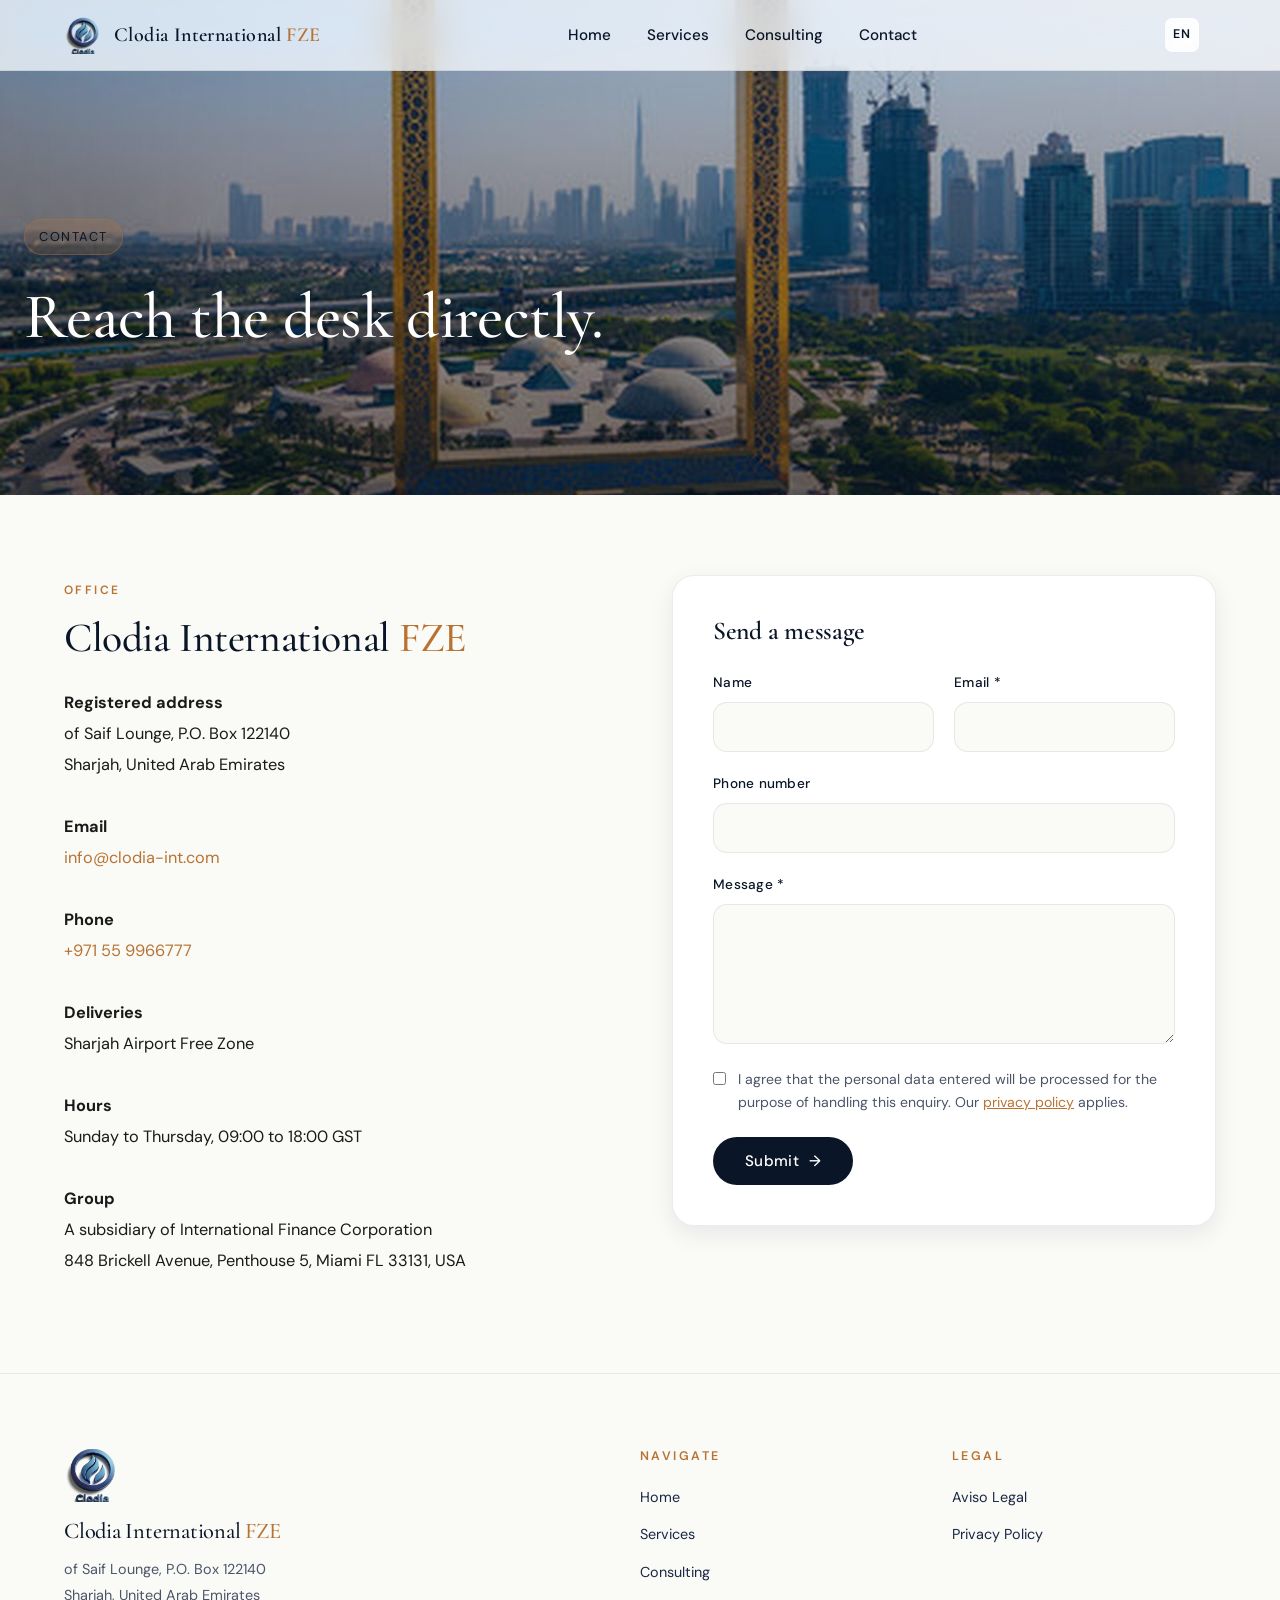
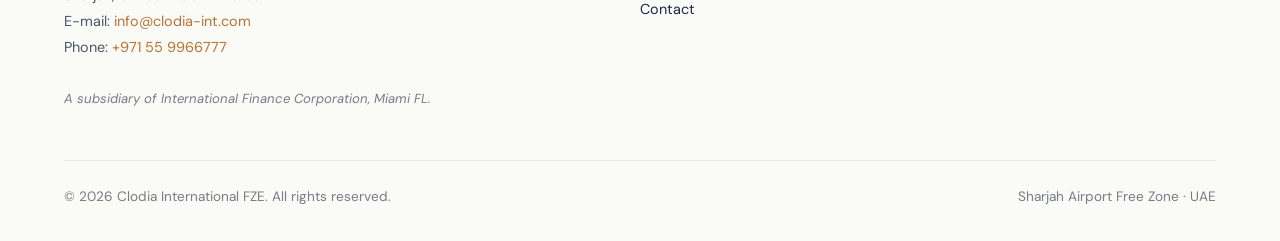
<file: contact.html>
<!DOCTYPE html>

<html lang="en">
<head>
<meta charset="utf-8"/>
<meta content="width=device-width, initial-scale=1.0" name="viewport"/>
<title data-i18n="contact.001.contact_clodia_internati">Contact — Clodia International FZE</title>
<meta content="Contact Clodia International FZE in Sharjah, UAE. Enquiries on gold importation, commodity trading, export operations, and consulting engagements." data-i18n="contact.002.contact_clodia_internati" data-i18n-attr="content" name="description"/>
<meta content="#0a1628" name="theme-color"/>
<meta content="index, follow" name="robots"/>
<link href="https://www.clodia-int.com/contact.html" rel="canonical"/>
<meta content="website" property="og:type"/>
<meta content="https://www.clodia-int.com/contact.html" property="og:url"/>
<meta content="Contact — Clodia International FZE" property="og:title"/>
<meta content="Reach the Clodia International FZE team in Sharjah, UAE." property="og:description"/>
<meta content="https://www.clodia-int.com/assets/images/og-image.jpg" property="og:image"/>
<link href="/assets/icons/apple-touch-icon.png" rel="apple-touch-icon" sizes="180x180"/>
<link href="/site.webmanifest" rel="manifest"/>
<link href="https://fonts.googleapis.com" rel="preconnect"/>
<link crossorigin="" href="https://fonts.gstatic.com" rel="preconnect"/>
<link href="https://fonts.googleapis.com/css2?family=Cormorant+Garamond:wght@400;500;600;700&amp;family=DM+Sans:wght@400;500;600;700&amp;display=swap" rel="stylesheet"/>
<link href="/assets/css/styles-v3.css" rel="stylesheet"/>
</head>
<body>
<nav class="nav">
<div class="nav-inner">
<a class="nav-brand" href="/">
<img alt="Clodia International FZE" src="/assets/icons/logo.png"/>
<span data-i18n="index.003.clodia_international_fze" data-i18n-html="1">Clodia International <em style="font-style:normal;color:var(--copper)">FZE</em></span>
</a>
<button aria-label="Toggle menu" class="nav-toggle"><span></span><span></span><span></span></button>
<ul class="nav-links">
<li data-i18n="index.004.home" data-i18n-html="1"><a href="/index.html">Home</a></li>
<li data-i18n="index.005.services" data-i18n-html="1"><a href="/services.html">Services</a></li>
<li data-i18n="index.006.consulting" data-i18n-html="1"><a href="/consulting.html">Consulting</a></li>
<li data-i18n="index.007.contact" data-i18n-html="1"><a href="/contact.html">Contact</a></li>
</ul>
</div>
</nav>
<header class="hero" style="min-height:55vh">
<div class="hero-media">
<img alt="International airport terminal" src="/assets/images/airport.jpg"/>
</div>
<div class="hero-content">
<span class="hero-badge" data-i18n="index.007.contact" data-i18n-html="1">Contact</span>
<h1 data-i18n="contact.003.reach_the_desk_directly" data-i18n-html="1">Reach the desk directly.</h1>
</div>
</header>
<section class="section-light">
<div class="container">
<div class="two-col" style="gap:64px;align-items:flex-start">
<div class="reveal">
<span class="eyebrow" data-i18n="contact.004.office" data-i18n-html="1">Office</span>
<h2 class="section-title" data-i18n="index.003.clodia_international_fze" data-i18n-html="1" style="margin-bottom:24px">Clodia International FZE</h2>
<p data-i18n="contact.005.registered_address_of_sa" data-i18n-html="1" style="font-size:1.02rem;line-height:1.9">
<strong>Registered address</strong><br/>
          of Saif Lounge, P.O. Box 122140<br/>
          Sharjah, United Arab Emirates<br/><br/>
<strong>Email</strong><br/>
<a href="mailto:info@clodia-int.com" style="color:var(--copper)">info@clodia-int.com</a><br/><br/>
<strong>Phone</strong><br/>
<a href="tel:+971559966777" style="color:var(--copper)">+971 55 9966777</a><br/><br/>
<strong>Deliveries</strong><br/>
          Sharjah Airport Free Zone<br/><br/>
<strong>Hours</strong><br/>
          Sunday to Thursday, 09:00 to 18:00 GST<br/><br/>
<strong>Group</strong><br/>
          A subsidiary of International Finance Corporation<br/>
          848 Brickell Avenue, Penthouse 5, Miami FL 33131, USA
        </p>
</div>
<form class="form-wrap reveal" data-form="contact" data-netlify="true" method="POST" name="contact-main" netlify-honeypot="bot-field" style="padding:40px">
<input name="form-name" type="hidden" value="contact-main"/>
<input name="subject" type="hidden" value="Clodia site — General enquiry"/>
<p data-i18n="services.040.do_not_fill" data-i18n-html="1" style="display:none"><label>Do not fill: <input name="bot-field"/></label></p>
<h3 data-i18n="contact.006.send_a_message" data-i18n-html="1" style="margin-bottom:24px">Send a message</h3>
<div class="form-grid" style="grid-template-columns:1fr 1fr">
<div class="form-field"><label data-i18n="services.041.name" data-i18n-html="1" for="name">Name</label><input id="name" name="name" type="text"/></div>
<div class="form-field"><label data-i18n="contact.007.email" data-i18n-html="1" for="email">Email *</label><input id="email" name="email" required="" type="email"/></div>
<div class="form-field full"><label data-i18n="services.043.phone_number" data-i18n-html="1" for="phone">Phone number</label><input id="phone" name="phone" type="tel"/></div>
<div class="form-field full"><label data-i18n="services.044.message" data-i18n-html="1" for="message">Message *</label><textarea id="message" name="message" required=""></textarea></div>
</div>
<label class="form-consent" data-i18n="contact.008.i_agree_that_the_persona" data-i18n-html="1">
<input name="consent" required="" type="checkbox"/>
<span>I agree that the personal data entered will be processed for the purpose of handling this enquiry. Our <a href="/privacy.html" style="color:var(--copper);text-decoration:underline">privacy policy</a> applies.</span>
</label>
<button class="btn btn-primary btn-arrow" data-i18n="services.046.submit" data-i18n-html="1" type="submit">Submit</button>
</form>
</div>
</div>
</section>
<footer>
<div class="container">
<div class="footer-grid">
<div class="footer-brand">
<img alt="Clodia International FZE" src="/assets/icons/logo.png"/>
<h4 data-i18n="index.003.clodia_international_fze" data-i18n-html="1">Clodia International FZE</h4>
<p data-i18n="contact.009.of_saif_lounge_p_o_box_1" data-i18n-html="1">
          of Saif Lounge, P.O. Box 122140<br/>
          Sharjah, United Arab Emirates<br/>
          E-mail: <a href="mailto:info@clodia-int.com">info@clodia-int.com</a><br/>
          Phone: <a href="tel:+971559966777">+971 55 9966777</a><br/><br/>
<em style="color:rgba(10,22,40,0.55);font-size:0.82rem">A subsidiary of International Finance Corporation, Miami FL.</em>
</p>
</div>
<div class="footer-col">
<h5 data-i18n="index.044.navigate" data-i18n-html="1">Navigate</h5>
<ul>
<li data-i18n="index.004.home" data-i18n-html="1"><a href="/index.html">Home</a></li>
<li data-i18n="index.005.services" data-i18n-html="1"><a href="/services.html">Services</a></li>
<li data-i18n="index.006.consulting" data-i18n-html="1"><a href="/consulting.html">Consulting</a></li>
<li data-i18n="index.007.contact" data-i18n-html="1"><a href="/contact.html">Contact</a></li>
</ul>
</div>
<div class="footer-col">
<h5 data-i18n="index.045.legal" data-i18n-html="1">Legal</h5>
<ul>
<li data-i18n="index.046.imprint" data-i18n-html="1"><a href="/imprint.html">Imprint</a></li>
<li data-i18n="index.047.privacy_policy" data-i18n-html="1"><a href="/privacy.html">Privacy Policy</a></li>
</ul>
</div>
</div>
<div class="footer-bottom">
<span data-i18n="index.048.2026_clodia_internation" data-i18n-html="1">© <span data-year="">2026</span> Clodia International FZE. All rights reserved.</span>
<span data-i18n="index.049.sharjah_airport_free_zon" data-i18n-html="1">Sharjah Airport Free Zone · UAE</span>
</div>
</div>
</footer>
<script defer="" src="/assets/js/script-v3.js"></script>
</body>
</html>
</file>
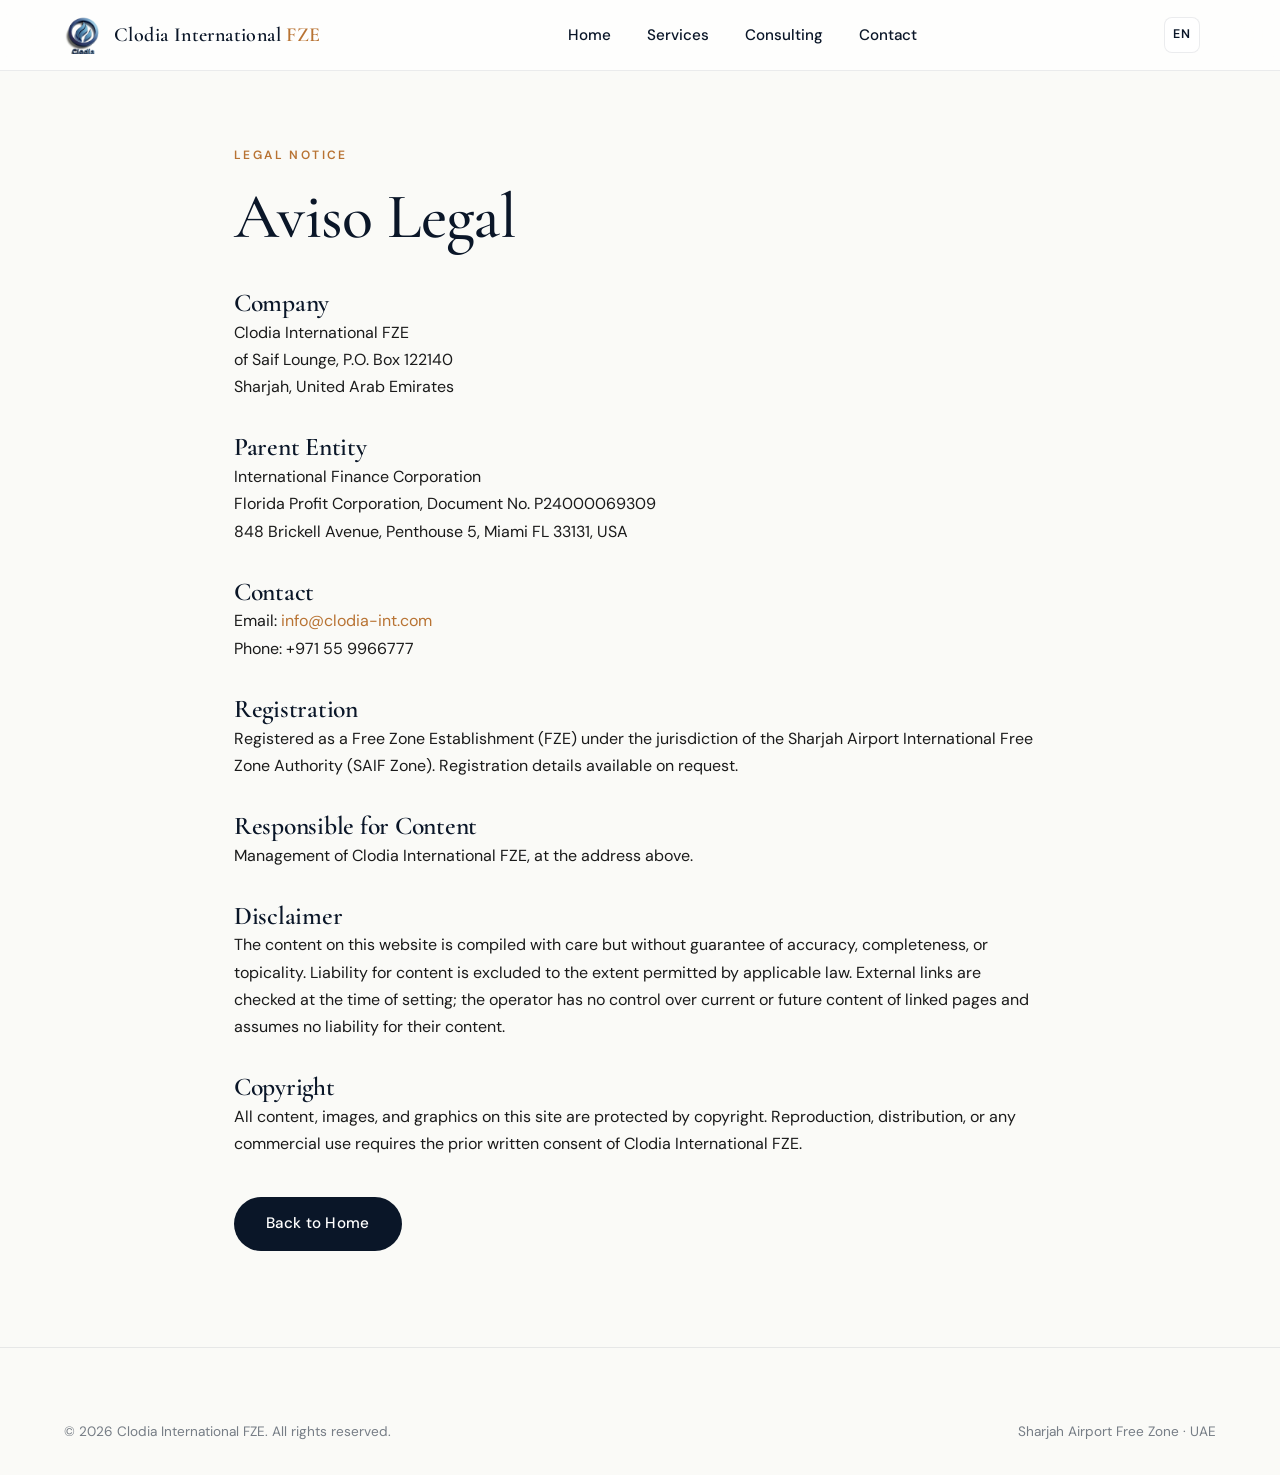
<file: imprint.html>
<!DOCTYPE html>

<html lang="en">
<head>
<meta charset="utf-8"/>
<meta content="width=device-width, initial-scale=1.0" name="viewport"/>
<title data-i18n="imprint.001.imprint_clodia_internati">Imprint — Clodia International FZE</title>
<meta content="Legal notice for Clodia International FZE, Sharjah, UAE." data-i18n="imprint.002.legal_notice_for_clodia" data-i18n-attr="content" name="description"/>
<meta content="noindex, follow" name="robots"/>
<link href="https://www.clodia-int.com/imprint.html" rel="canonical"/>
<link href="/assets/icons/apple-touch-icon.png" rel="apple-touch-icon" sizes="180x180"/>
<link href="/site.webmanifest" rel="manifest"/>
<link href="https://fonts.googleapis.com" rel="preconnect"/>
<link crossorigin="" href="https://fonts.gstatic.com" rel="preconnect"/>
<link href="https://fonts.googleapis.com/css2?family=Cormorant+Garamond:wght@400;500;600;700&amp;family=DM+Sans:wght@400;500;600;700&amp;display=swap" rel="stylesheet"/>
<link href="/assets/css/styles-v3.css" rel="stylesheet"/>
</head>
<body>
<nav class="nav">
<div class="nav-inner">
<a class="nav-brand" href="/">
<img alt="Clodia International FZE" src="/assets/icons/logo.png"/>
<span data-i18n="index.003.clodia_international_fze" data-i18n-html="1">Clodia International <em style="font-style:normal;color:var(--copper)">FZE</em></span>
</a>
<button aria-label="Toggle menu" class="nav-toggle"><span></span><span></span><span></span></button>
<ul class="nav-links">
<li data-i18n="index.004.home" data-i18n-html="1"><a href="/index.html">Home</a></li>
<li data-i18n="index.005.services" data-i18n-html="1"><a href="/services.html">Services</a></li>
<li data-i18n="index.006.consulting" data-i18n-html="1"><a href="/consulting.html">Consulting</a></li>
<li data-i18n="index.007.contact" data-i18n-html="1"><a href="/contact.html">Contact</a></li>
</ul>
</div>
</nav>
<section class="section-light" style="padding-top:140px">
<div class="container-narrow">
<span class="eyebrow" data-i18n="imprint.003.legal_notice" data-i18n-html="1">Legal Notice</span>
<h1 data-i18n="index.046.imprint" data-i18n-html="1" style="margin-bottom:32px">Imprint</h1>
<h3 data-i18n="imprint.004.company" data-i18n-html="1" style="margin-top:32px">Company</h3>
<p data-i18n="imprint.005.clodia_international_fze" data-i18n-html="1">
      Clodia International FZE<br/>
      of Saif Lounge, P.O. Box 122140<br/>
      Sharjah, United Arab Emirates
    </p>
<h3 data-i18n="imprint.006.parent_entity" data-i18n-html="1" style="margin-top:32px">Parent Entity</h3>
<p data-i18n="imprint.007.international_finance_co" data-i18n-html="1">
      International Finance Corporation<br/>
      Florida Profit Corporation, Document No. P24000069309<br/>
      848 Brickell Avenue, Penthouse 5, Miami FL 33131, USA
    </p>
<h3 data-i18n="index.007.contact" data-i18n-html="1" style="margin-top:32px">Contact</h3>
<p data-i18n="imprint.008.email_info_clodia_int_co" data-i18n-html="1">
      Email: <a href="mailto:info@clodia-int.com" style="color:var(--copper)">info@clodia-int.com</a><br/>
      Phone: +971 55 9966777
    </p>
<h3 data-i18n="imprint.009.registration" data-i18n-html="1" style="margin-top:32px">Registration</h3>
<p data-i18n="imprint.010.registered_as_a_free_zon" data-i18n-html="1">
      Registered as a Free Zone Establishment (FZE) under the jurisdiction of the Sharjah Airport International Free Zone Authority (SAIF Zone). Registration details available on request.
    </p>
<h3 data-i18n="imprint.011.responsible_for_content" data-i18n-html="1" style="margin-top:32px">Responsible for Content</h3>
<p data-i18n="imprint.012.management_of_clodia_int" data-i18n-html="1">
      Management of Clodia International FZE, at the address above.
    </p>
<h3 data-i18n="imprint.013.disclaimer" data-i18n-html="1" style="margin-top:32px">Disclaimer</h3>
<p data-i18n="imprint.014.the_content_on_this_webs" data-i18n-html="1">
      The content on this website is compiled with care but without guarantee of accuracy, completeness, or topicality. Liability for content is excluded to the extent permitted by applicable law. External links are checked at the time of setting; the operator has no control over current or future content of linked pages and assumes no liability for their content.
    </p>
<h3 data-i18n="imprint.015.copyright" data-i18n-html="1" style="margin-top:32px">Copyright</h3>
<p data-i18n="imprint.016.all_content_images_and_g" data-i18n-html="1">
      All content, images, and graphics on this site are protected by copyright. Reproduction, distribution, or any commercial use requires the prior written consent of Clodia International FZE.
    </p>
<p data-i18n="imprint.017.back_to_home" data-i18n-html="1" style="margin-top:40px"><a class="btn btn-primary" href="/">Back to Home</a></p>
</div>
</section>
<footer>
<div class="container">
<div class="footer-bottom" style="border:none;padding-top:0">
<span data-i18n="index.048.2026_clodia_internation" data-i18n-html="1">© <span data-year="">2026</span> Clodia International FZE. All rights reserved.</span>
<span data-i18n="index.049.sharjah_airport_free_zon" data-i18n-html="1">Sharjah Airport Free Zone · UAE</span>
</div>
</div>
</footer>
<script defer="" src="/assets/js/script-v3.js"></script>
</body>
</html>
</file>
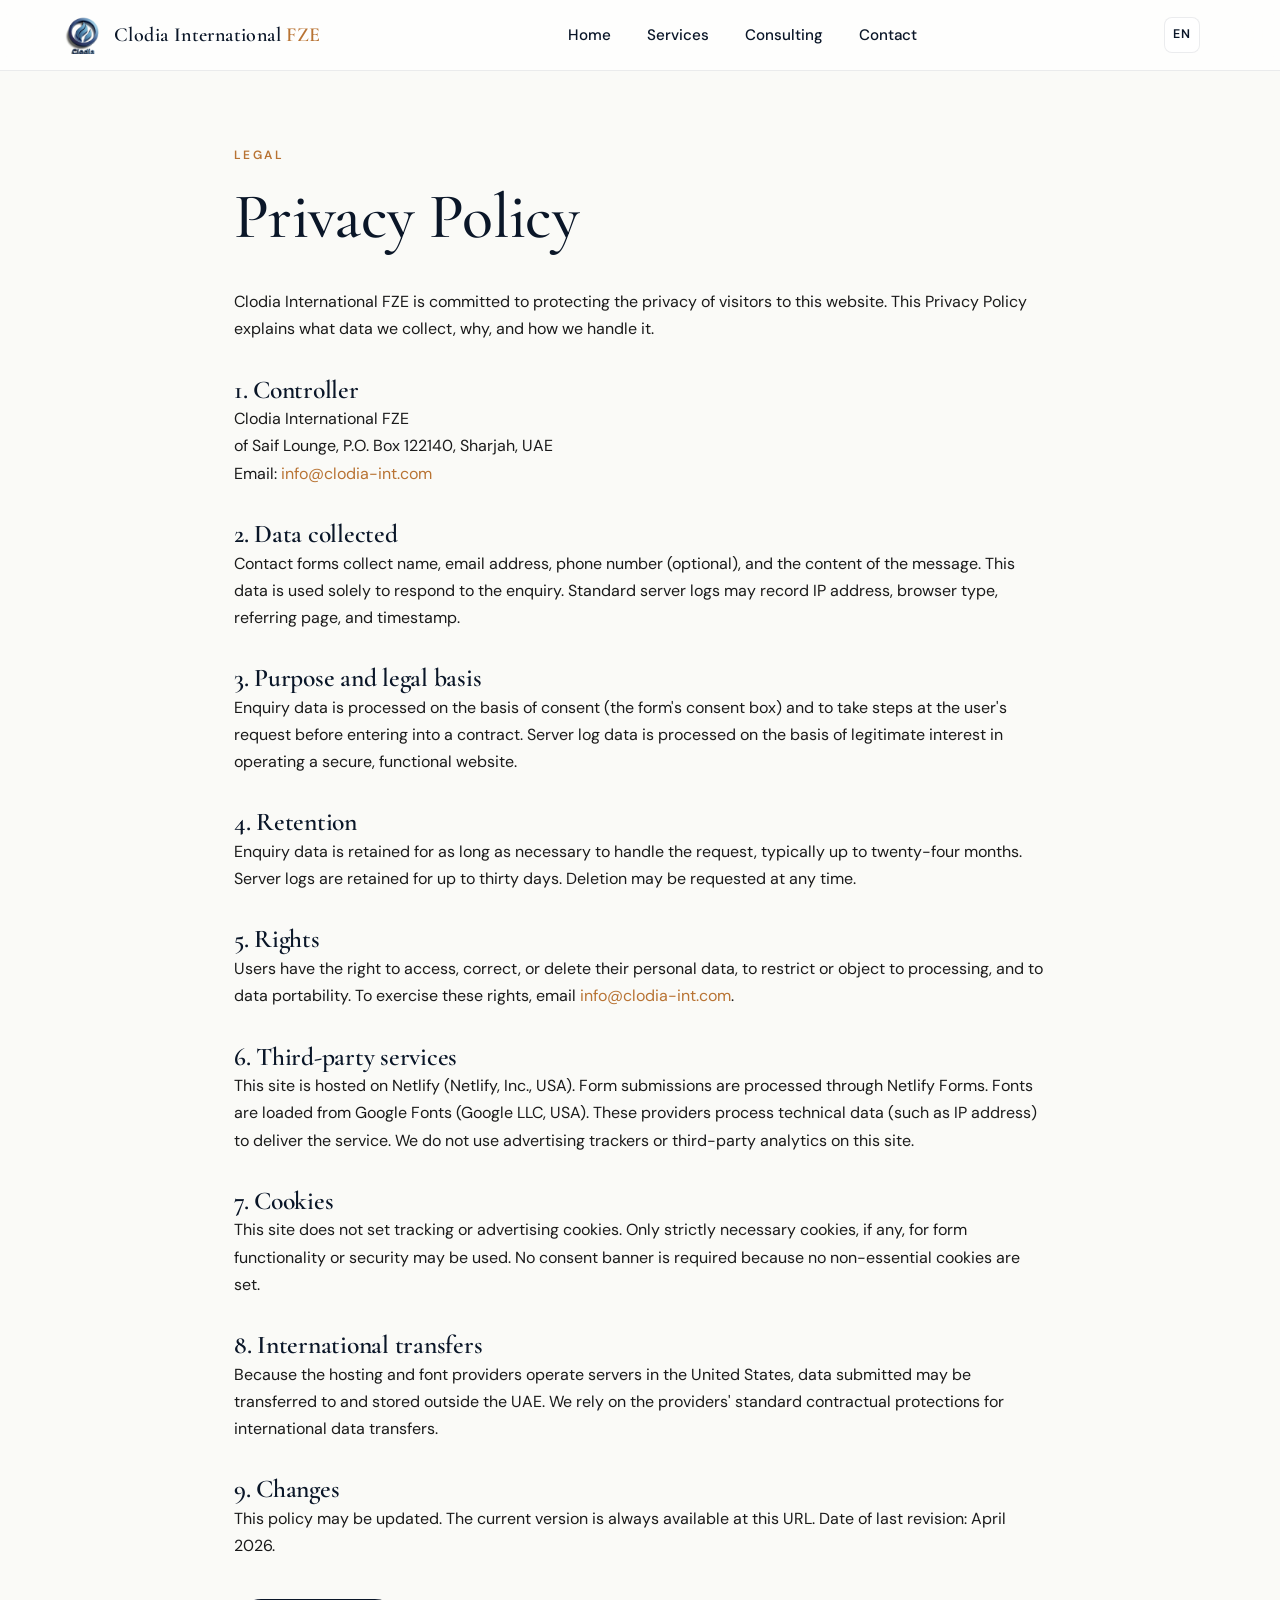
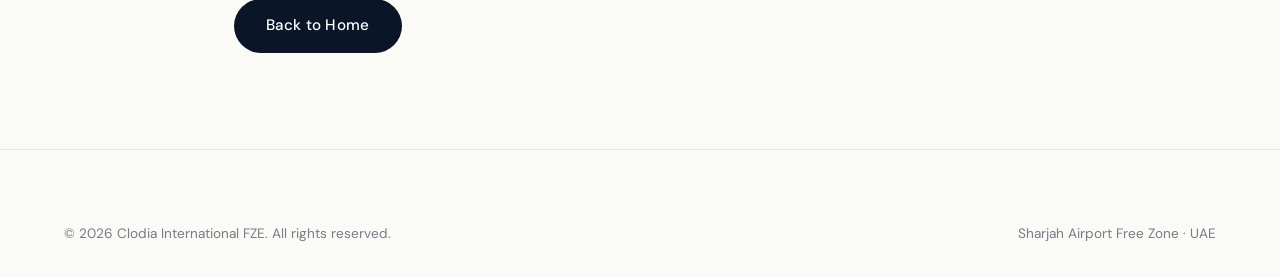
<file: privacy.html>
<!DOCTYPE html>

<html lang="en">
<head>
<meta charset="utf-8"/>
<meta content="width=device-width, initial-scale=1.0" name="viewport"/>
<title data-i18n="privacy.001.privacy_policy_clodia_in">Privacy Policy — Clodia International FZE</title>
<meta content="Privacy Policy for Clodia International FZE." data-i18n="privacy.002.privacy_policy_for_clodi" data-i18n-attr="content" name="description"/>
<meta content="noindex, follow" name="robots"/>
<link href="https://www.clodia-int.com/privacy.html" rel="canonical"/>
<link href="/assets/icons/apple-touch-icon.png" rel="apple-touch-icon" sizes="180x180"/>
<link href="/site.webmanifest" rel="manifest"/>
<link href="https://fonts.googleapis.com" rel="preconnect"/>
<link crossorigin="" href="https://fonts.gstatic.com" rel="preconnect"/>
<link href="https://fonts.googleapis.com/css2?family=Cormorant+Garamond:wght@400;500;600;700&amp;family=DM+Sans:wght@400;500;600;700&amp;display=swap" rel="stylesheet"/>
<link href="/assets/css/styles-v3.css" rel="stylesheet"/>
</head>
<body>
<nav class="nav">
<div class="nav-inner">
<a class="nav-brand" href="/">
<img alt="Clodia International FZE" src="/assets/icons/logo.png"/>
<span data-i18n="index.003.clodia_international_fze" data-i18n-html="1">Clodia International <em style="font-style:normal;color:var(--copper)">FZE</em></span>
</a>
<button aria-label="Toggle menu" class="nav-toggle"><span></span><span></span><span></span></button>
<ul class="nav-links">
<li data-i18n="index.004.home" data-i18n-html="1"><a href="/index.html">Home</a></li>
<li data-i18n="index.005.services" data-i18n-html="1"><a href="/services.html">Services</a></li>
<li data-i18n="index.006.consulting" data-i18n-html="1"><a href="/consulting.html">Consulting</a></li>
<li data-i18n="index.007.contact" data-i18n-html="1"><a href="/contact.html">Contact</a></li>
</ul>
</div>
</nav>
<section class="section-light" style="padding-top:140px">
<div class="container-narrow">
<span class="eyebrow" data-i18n="index.045.legal" data-i18n-html="1">Legal</span>
<h1 data-i18n="index.047.privacy_policy" data-i18n-html="1" style="margin-bottom:32px">Privacy Policy</h1>
<p data-i18n="privacy.003.clodia_international_fze" data-i18n-html="1">Clodia International FZE is committed to protecting the privacy of visitors to this website. This Privacy Policy explains what data we collect, why, and how we handle it.</p>
<h3 data-i18n="privacy.004.1_controller" data-i18n-html="1" style="margin-top:32px">1. Controller</h3>
<p data-i18n="privacy.005.clodia_international_fze" data-i18n-html="1">
      Clodia International FZE<br/>
      of Saif Lounge, P.O. Box 122140, Sharjah, UAE<br/>
      Email: <a href="mailto:info@clodia-int.com" style="color:var(--copper)">info@clodia-int.com</a>
</p>
<h3 data-i18n="privacy.006.2_data_collected" data-i18n-html="1" style="margin-top:32px">2. Data collected</h3>
<p data-i18n="privacy.007.contact_forms_collect_na" data-i18n-html="1">Contact forms collect name, email address, phone number (optional), and the content of the message. This data is used solely to respond to the enquiry. Standard server logs may record IP address, browser type, referring page, and timestamp.</p>
<h3 data-i18n="privacy.008.3_purpose_and_legal_basi" data-i18n-html="1" style="margin-top:32px">3. Purpose and legal basis</h3>
<p data-i18n="privacy.009.enquiry_data_is_processe" data-i18n-html="1">Enquiry data is processed on the basis of consent (the form's consent box) and to take steps at the user's request before entering into a contract. Server log data is processed on the basis of legitimate interest in operating a secure, functional website.</p>
<h3 data-i18n="privacy.010.4_retention" data-i18n-html="1" style="margin-top:32px">4. Retention</h3>
<p data-i18n="privacy.011.enquiry_data_is_retained" data-i18n-html="1">Enquiry data is retained for as long as necessary to handle the request, typically up to twenty-four months. Server logs are retained for up to thirty days. Deletion may be requested at any time.</p>
<h3 data-i18n="privacy.012.5_rights" data-i18n-html="1" style="margin-top:32px">5. Rights</h3>
<p data-i18n="privacy.013.users_have_the_right_to" data-i18n-html="1">Users have the right to access, correct, or delete their personal data, to restrict or object to processing, and to data portability. To exercise these rights, email <a href="mailto:info@clodia-int.com" style="color:var(--copper)">info@clodia-int.com</a>.</p>
<h3 data-i18n="privacy.014.6_third_party_services" data-i18n-html="1" style="margin-top:32px">6. Third-party services</h3>
<p data-i18n="privacy.015.this_site_is_hosted_on_n" data-i18n-html="1">This site is hosted on Netlify (Netlify, Inc., USA). Form submissions are processed through Netlify Forms. Fonts are loaded from Google Fonts (Google LLC, USA). These providers process technical data (such as IP address) to deliver the service. We do not use advertising trackers or third-party analytics on this site.</p>
<h3 data-i18n="privacy.016.7_cookies" data-i18n-html="1" id="cookies" style="margin-top:32px">7. Cookies</h3>
<p data-i18n="privacy.017.this_site_does_not_set_t" data-i18n-html="1">This site does not set tracking or advertising cookies. Only strictly necessary cookies, if any, for form functionality or security may be used. No consent banner is required because no non-essential cookies are set.</p>
<h3 data-i18n="privacy.018.8_international_transfer" data-i18n-html="1" style="margin-top:32px">8. International transfers</h3>
<p data-i18n="privacy.019.because_the_hosting_and" data-i18n-html="1">Because the hosting and font providers operate servers in the United States, data submitted may be transferred to and stored outside the UAE. We rely on the providers' standard contractual protections for international data transfers.</p>
<h3 data-i18n="privacy.020.9_changes" data-i18n-html="1" style="margin-top:32px">9. Changes</h3>
<p data-i18n="privacy.021.this_policy_may_be_updat" data-i18n-html="1">This policy may be updated. The current version is always available at this URL. Date of last revision: April 2026.</p>
<p data-i18n="imprint.017.back_to_home" data-i18n-html="1" style="margin-top:40px"><a class="btn btn-primary" href="/">Back to Home</a></p>
</div>
</section>
<footer>
<div class="container">
<div class="footer-bottom" style="border:none;padding-top:0">
<span data-i18n="index.048.2026_clodia_internation" data-i18n-html="1">© <span data-year="">2026</span> Clodia International FZE. All rights reserved.</span>
<span data-i18n="index.049.sharjah_airport_free_zon" data-i18n-html="1">Sharjah Airport Free Zone · UAE</span>
</div>
</div>
</footer>
<script defer="" src="/assets/js/script-v3.js"></script>
</body>
</html>
</file>
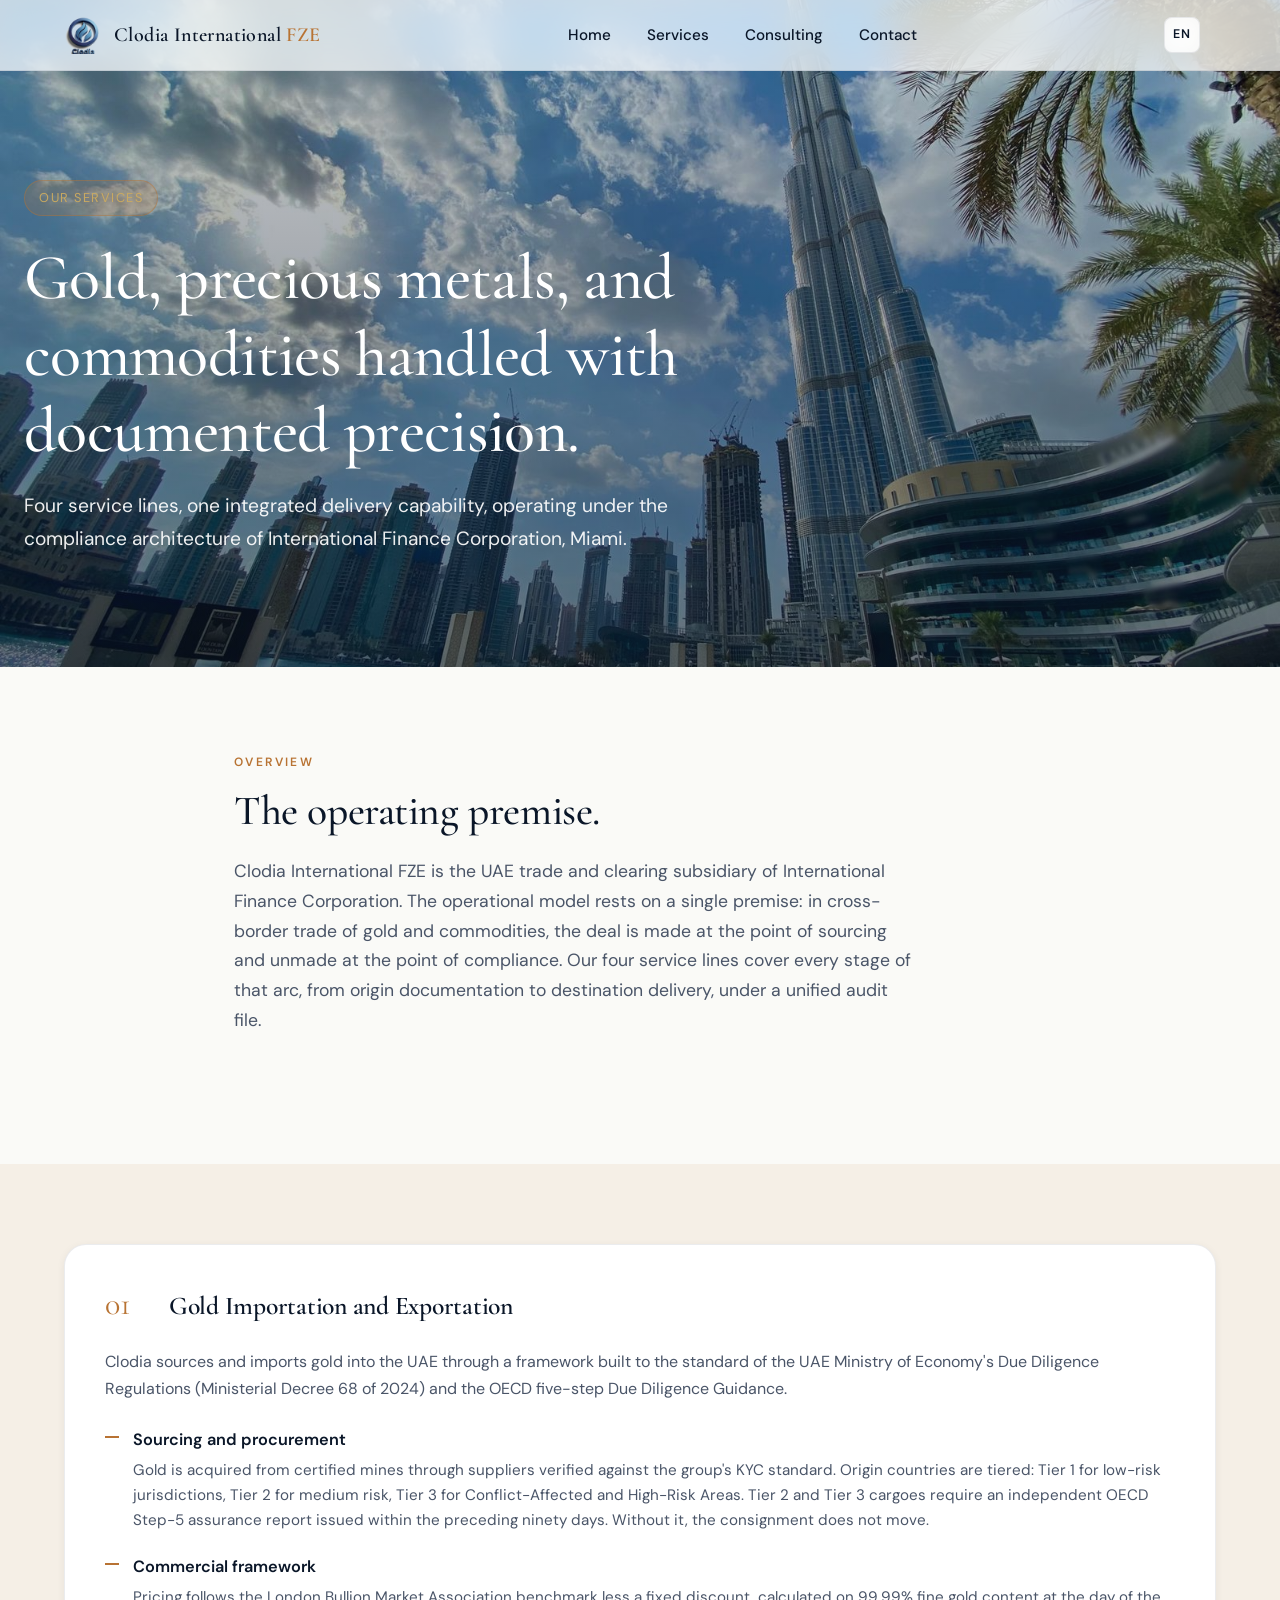
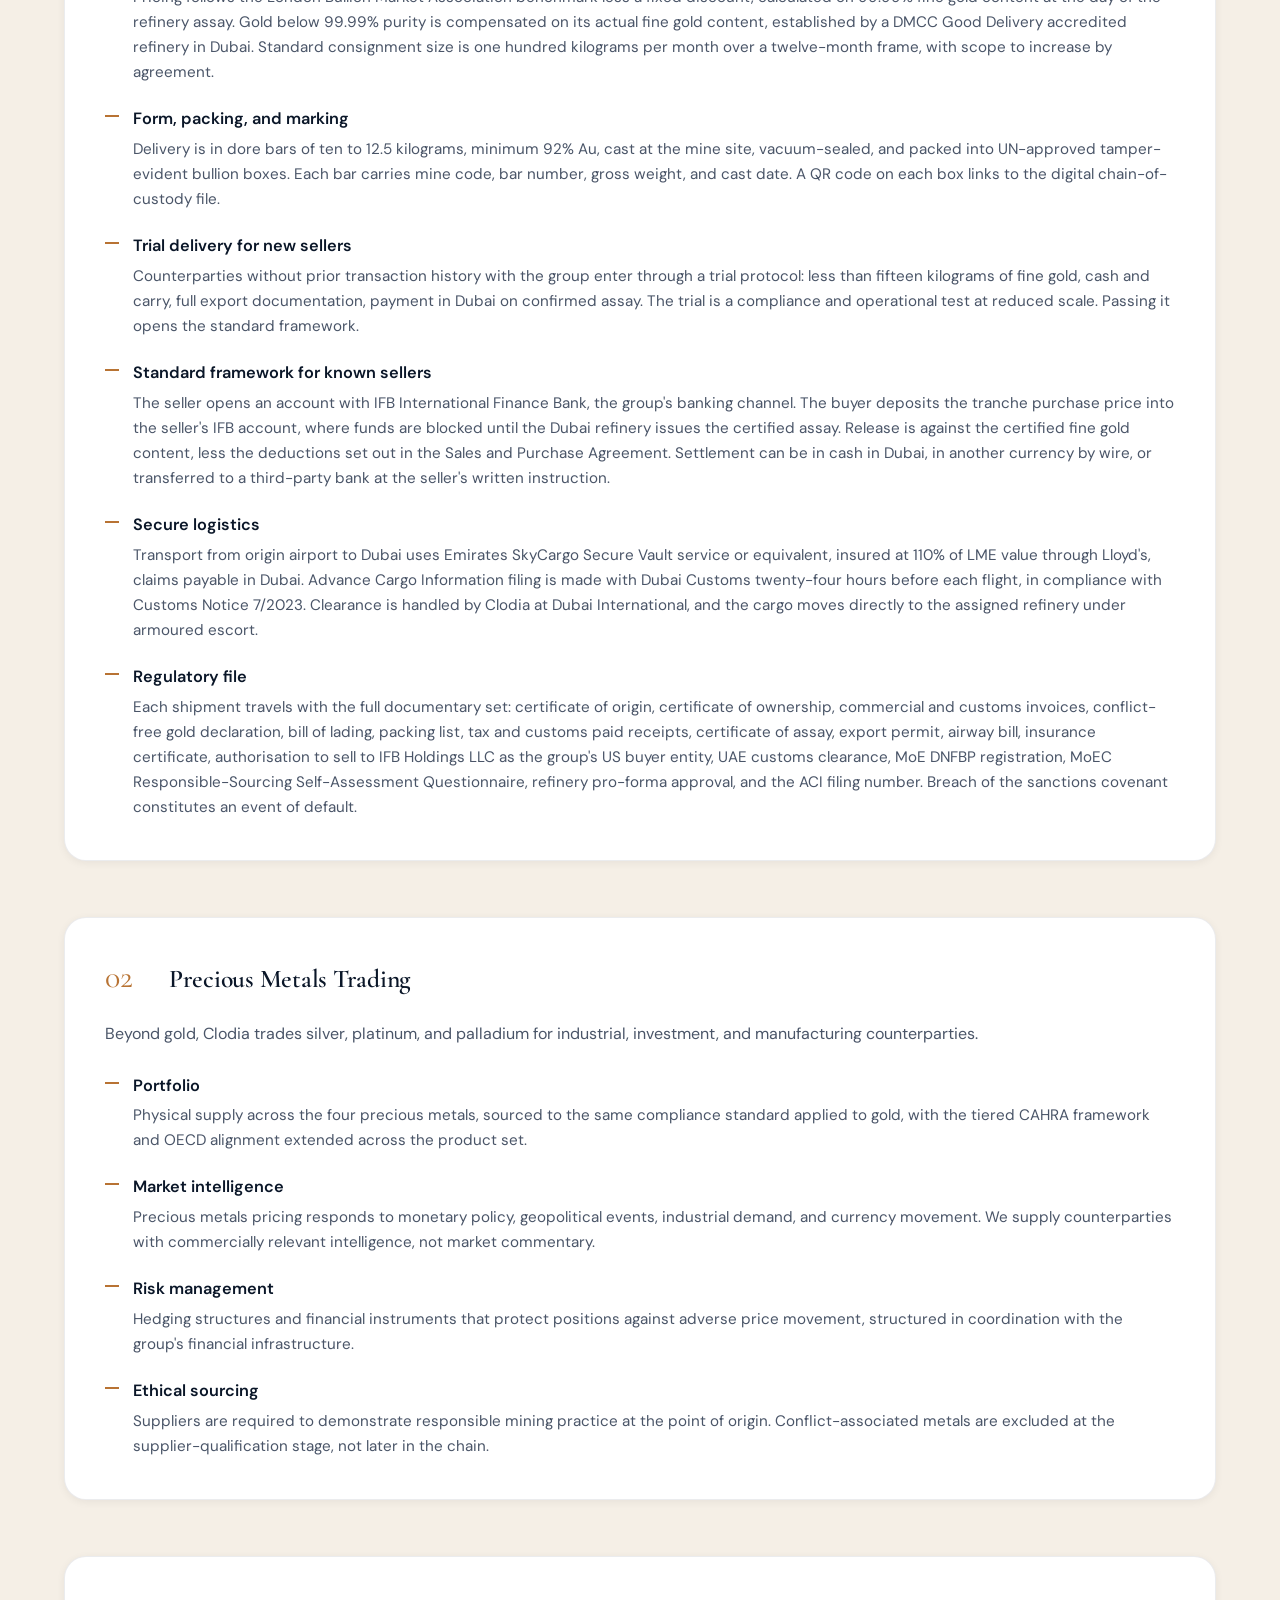
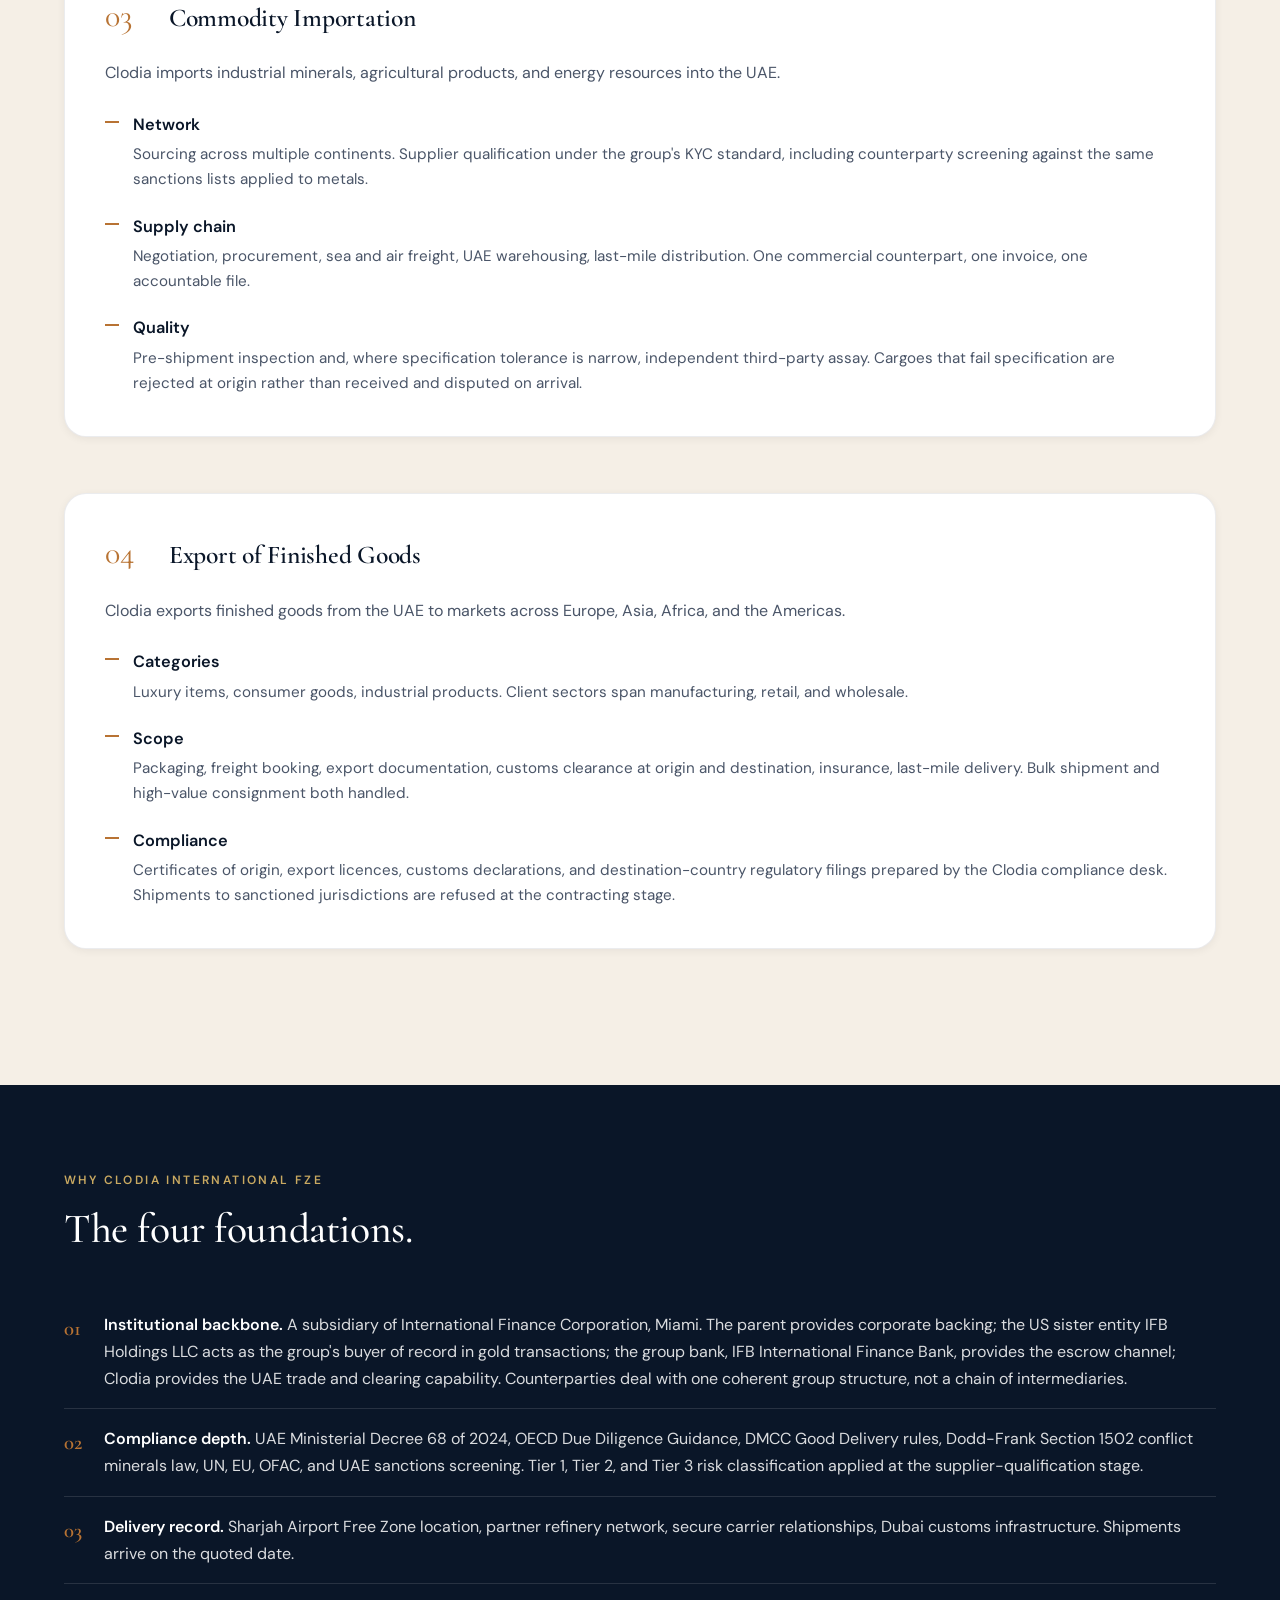
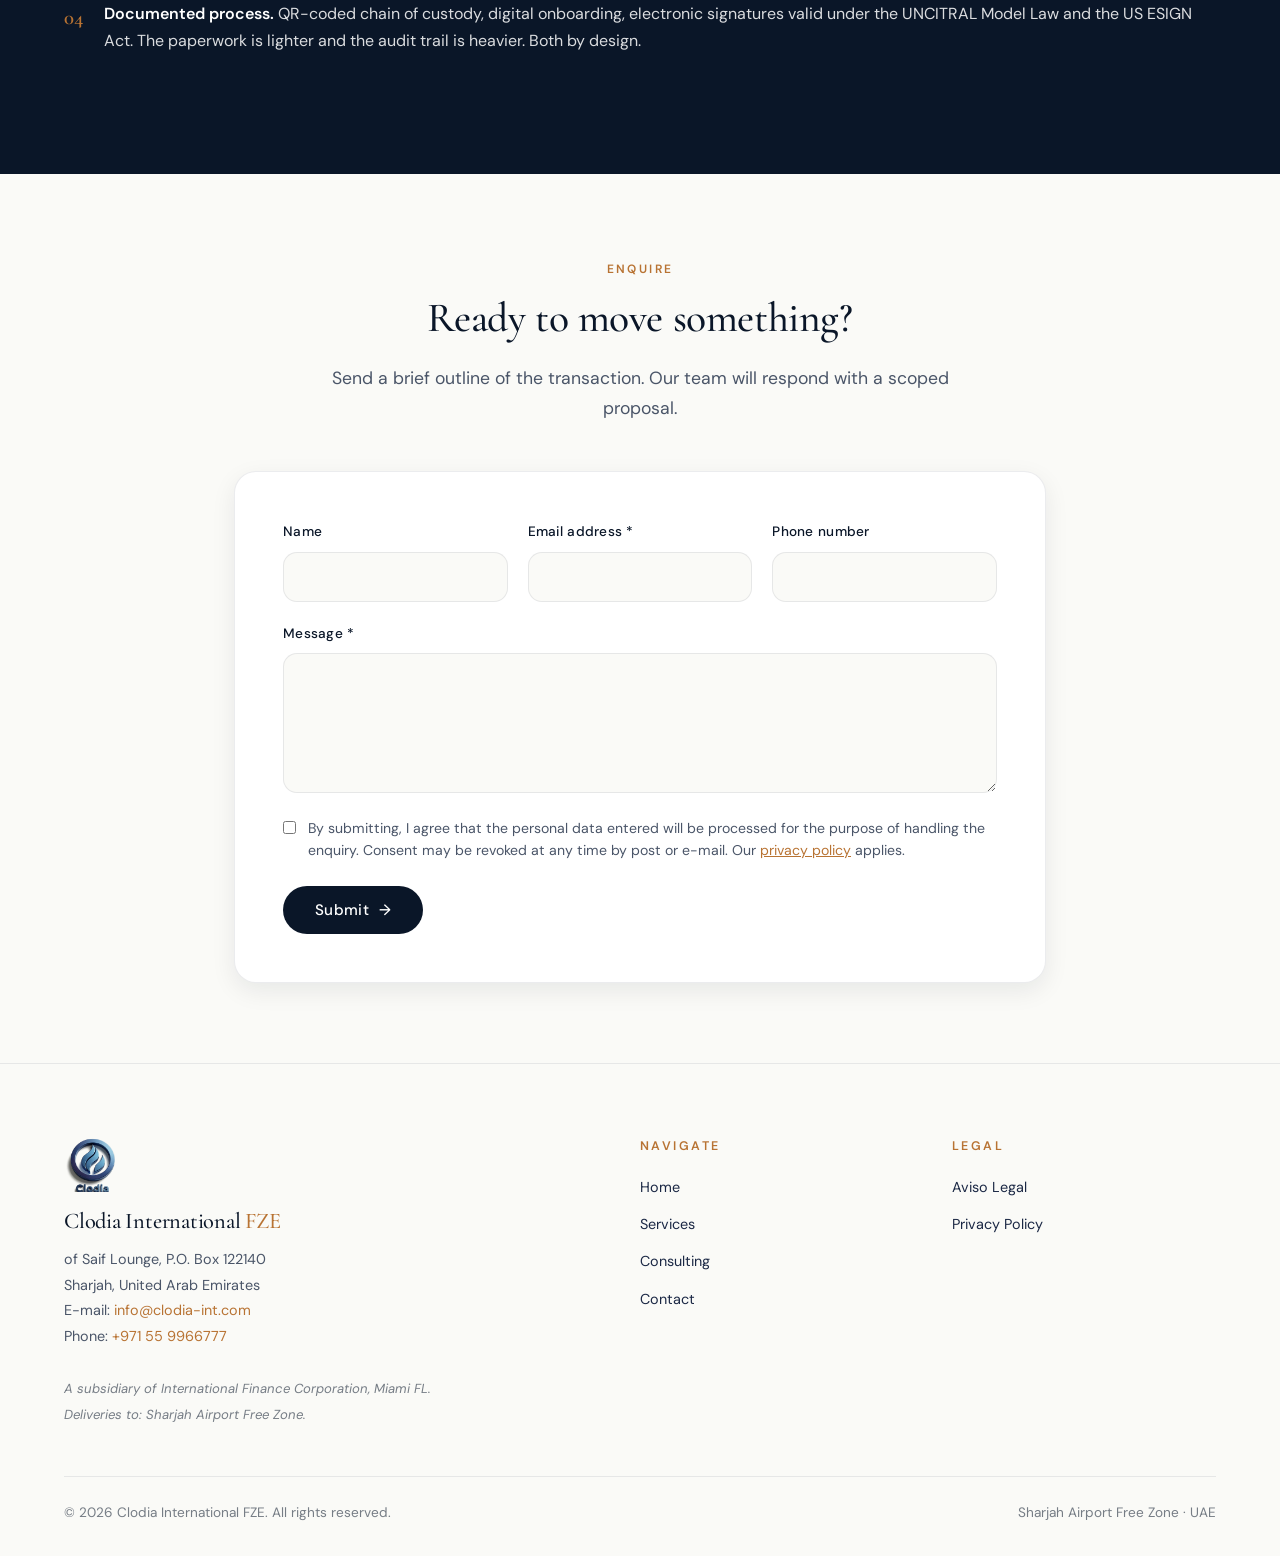
<file: services.html>
<!DOCTYPE html>

<html lang="en">
<head>
<meta charset="utf-8"/>
<meta content="width=device-width, initial-scale=1.0" name="viewport"/>
<title data-i18n="services.001.services_clodia_internat">Services — Clodia International FZE</title>
<meta content="Gold importation and exportation, precious metals trading, commodity importation, and export of finished goods. Operated under OECD, DMCC, and UAE Ministry of Economy standards." data-i18n="services.002.gold_importation_and_exp" data-i18n-attr="content" name="description"/>
<meta content="#0a1628" name="theme-color"/>
<meta content="index, follow" name="robots"/>
<link href="https://www.clodia-int.com/services.html" rel="canonical"/>
<meta content="website" property="og:type"/>
<meta content="https://www.clodia-int.com/services.html" property="og:url"/>
<meta content="Services — Clodia International FZE" property="og:title"/>
<meta content="Four service lines, one integrated delivery capability, under the compliance architecture of International Finance Corporation, Miami." property="og:description"/>
<meta content="https://www.clodia-int.com/assets/images/og-image.jpg" property="og:image"/>
<link href="/assets/icons/apple-touch-icon.png" rel="apple-touch-icon" sizes="180x180"/>
<link href="/site.webmanifest" rel="manifest"/>
<link href="https://fonts.googleapis.com" rel="preconnect"/>
<link crossorigin="" href="https://fonts.gstatic.com" rel="preconnect"/>
<link href="https://fonts.googleapis.com/css2?family=Cormorant+Garamond:wght@400;500;600;700&amp;family=DM+Sans:wght@400;500;600;700&amp;display=swap" rel="stylesheet"/>
<link href="/assets/css/styles-v3.css" rel="stylesheet"/>
</head>
<body>
<nav class="nav">
<div class="nav-inner">
<a class="nav-brand" href="/">
<img alt="Clodia International FZE" src="/assets/icons/logo.png"/>
<span data-i18n="index.003.clodia_international_fze" data-i18n-html="1">Clodia International <em style="font-style:normal;color:var(--copper)">FZE</em></span>
</a>
<button aria-label="Toggle menu" class="nav-toggle"><span></span><span></span><span></span></button>
<ul class="nav-links">
<li data-i18n="index.004.home" data-i18n-html="1"><a href="/index.html">Home</a></li>
<li data-i18n="index.005.services" data-i18n-html="1"><a href="/services.html">Services</a></li>
<li data-i18n="index.006.consulting" data-i18n-html="1"><a href="/consulting.html">Consulting</a></li>
<li data-i18n="index.007.contact" data-i18n-html="1"><a href="/contact.html">Contact</a></li>
</ul>
</div>
</nav>
<header class="hero" style="min-height:60vh">
<div class="hero-media">
<img alt="Gold bars" src="/assets/images/gold-bars.jpg"/>
</div>
<div class="hero-content">
<span class="hero-badge" data-i18n="index.011.our_services" data-i18n-html="1">Our Services</span>
<h1 data-i18n="services.003.gold_precious_metals_and" data-i18n-html="1">Gold, precious metals, and commodities handled with documented precision.</h1>
<p data-i18n="services.004.four_service_lines_one_i" data-i18n-html="1">Four service lines, one integrated delivery capability, operating under the compliance architecture of International Finance Corporation, Miami.</p>
</div>
</header>
<section class="section-light">
<div class="container-narrow reveal">
<span class="eyebrow" data-i18n="services.005.overview" data-i18n-html="1">Overview</span>
<h2 class="section-title" data-i18n="services.006.the_operating_premise" data-i18n-html="1">The operating premise.</h2>
<p class="section-lead" data-i18n="services.007.clodia_international_fze" data-i18n-html="1">Clodia International FZE is the UAE trade and clearing subsidiary of International Finance Corporation. The operational model rests on a single premise: in cross-border trade of gold and commodities, the deal is made at the point of sourcing and unmade at the point of compliance. Our four service lines cover every stage of that arc, from origin documentation to destination delivery, under a unified audit file.</p>
</div>
</section>
<section class="section-cream">
<div class="container">
<article class="service-block reveal">
<h3 data-i18n="services.008.01_gold_importation_and" data-i18n-html="1"><span class="num">01</span> Gold Importation and Exportation</h3>
<p data-i18n="services.009.clodia_sources_and_impor" data-i18n-html="1" style="color:var(--text-soft);margin-bottom:24px">Clodia sources and imports gold into the UAE through a framework built to the standard of the UAE Ministry of Economy's Due Diligence Regulations (Ministerial Decree 68 of 2024) and the OECD five-step Due Diligence Guidance.</p>
<div class="service-items">
<div class="service-item">
<strong>Sourcing and procurement</strong>
<p data-i18n="services.010.gold_is_acquired_from_ce" data-i18n-html="1">Gold is acquired from certified mines through suppliers verified against the group's KYC standard. Origin countries are tiered: Tier 1 for low-risk jurisdictions, Tier 2 for medium risk, Tier 3 for Conflict-Affected and High-Risk Areas. Tier 2 and Tier 3 cargoes require an independent OECD Step-5 assurance report issued within the preceding ninety days. Without it, the consignment does not move.</p>
</div>
<div class="service-item">
<strong>Commercial framework</strong>
<p data-i18n="services.011.pricing_follows_the_lond" data-i18n-html="1">Pricing follows the London Bullion Market Association benchmark less a fixed discount, calculated on 99.99% fine gold content at the day of the refinery assay. Gold below 99.99% purity is compensated on its actual fine gold content, established by a DMCC Good Delivery accredited refinery in Dubai. Standard consignment size is one hundred kilograms per month over a twelve-month frame, with scope to increase by agreement.</p>
</div>
<div class="service-item">
<strong>Form, packing, and marking</strong>
<p data-i18n="services.012.delivery_is_in_dore_bars" data-i18n-html="1">Delivery is in dore bars of ten to 12.5 kilograms, minimum 92% Au, cast at the mine site, vacuum-sealed, and packed into UN-approved tamper-evident bullion boxes. Each bar carries mine code, bar number, gross weight, and cast date. A QR code on each box links to the digital chain-of-custody file.</p>
</div>
<div class="service-item">
<strong>Trial delivery for new sellers</strong>
<p data-i18n="services.013.counterparties_without_p" data-i18n-html="1">Counterparties without prior transaction history with the group enter through a trial protocol: less than fifteen kilograms of fine gold, cash and carry, full export documentation, payment in Dubai on confirmed assay. The trial is a compliance and operational test at reduced scale. Passing it opens the standard framework.</p>
</div>
<div class="service-item">
<strong>Standard framework for known sellers</strong>
<p data-i18n="services.014.the_seller_opens_an_acco" data-i18n-html="1">The seller opens an account with IFB International Finance Bank, the group's banking channel. The buyer deposits the tranche purchase price into the seller's IFB account, where funds are blocked until the Dubai refinery issues the certified assay. Release is against the certified fine gold content, less the deductions set out in the Sales and Purchase Agreement. Settlement can be in cash in Dubai, in another currency by wire, or transferred to a third-party bank at the seller's written instruction.</p>
</div>
<div class="service-item">
<strong>Secure logistics</strong>
<p data-i18n="services.015.transport_from_origin_ai" data-i18n-html="1">Transport from origin airport to Dubai uses Emirates SkyCargo Secure Vault service or equivalent, insured at 110% of LME value through Lloyd's, claims payable in Dubai. Advance Cargo Information filing is made with Dubai Customs twenty-four hours before each flight, in compliance with Customs Notice 7/2023. Clearance is handled by Clodia at Dubai International, and the cargo moves directly to the assigned refinery under armoured escort.</p>
</div>
<div class="service-item">
<strong>Regulatory file</strong>
<p data-i18n="services.016.each_shipment_travels_wi" data-i18n-html="1">Each shipment travels with the full documentary set: certificate of origin, certificate of ownership, commercial and customs invoices, conflict-free gold declaration, bill of lading, packing list, tax and customs paid receipts, certificate of assay, export permit, airway bill, insurance certificate, authorisation to sell to IFB Holdings LLC as the group's US buyer entity, UAE customs clearance, MoE DNFBP registration, MoEC Responsible-Sourcing Self-Assessment Questionnaire, refinery pro-forma approval, and the ACI filing number. Breach of the sanctions covenant constitutes an event of default.</p>
</div>
</div>
</article>
<article class="service-block reveal">
<h3 data-i18n="services.017.02_precious_metals_tradi" data-i18n-html="1"><span class="num">02</span> Precious Metals Trading</h3>
<p data-i18n="services.018.beyond_gold_clodia_trade" data-i18n-html="1" style="color:var(--text-soft);margin-bottom:24px">Beyond gold, Clodia trades silver, platinum, and palladium for industrial, investment, and manufacturing counterparties.</p>
<div class="service-items">
<div class="service-item">
<strong>Portfolio</strong>
<p data-i18n="services.019.physical_supply_across_t" data-i18n-html="1">Physical supply across the four precious metals, sourced to the same compliance standard applied to gold, with the tiered CAHRA framework and OECD alignment extended across the product set.</p>
</div>
<div class="service-item">
<strong>Market intelligence</strong>
<p data-i18n="services.020.precious_metals_pricing" data-i18n-html="1">Precious metals pricing responds to monetary policy, geopolitical events, industrial demand, and currency movement. We supply counterparties with commercially relevant intelligence, not market commentary.</p>
</div>
<div class="service-item">
<strong>Risk management</strong>
<p data-i18n="services.021.hedging_structures_and_f" data-i18n-html="1">Hedging structures and financial instruments that protect positions against adverse price movement, structured in coordination with the group's financial infrastructure.</p>
</div>
<div class="service-item">
<strong>Ethical sourcing</strong>
<p data-i18n="services.022.suppliers_are_required_t" data-i18n-html="1">Suppliers are required to demonstrate responsible mining practice at the point of origin. Conflict-associated metals are excluded at the supplier-qualification stage, not later in the chain.</p>
</div>
</div>
</article>
<article class="service-block reveal">
<h3 data-i18n="services.023.03_commodity_importation" data-i18n-html="1"><span class="num">03</span> Commodity Importation</h3>
<p data-i18n="services.024.clodia_imports_industria" data-i18n-html="1" style="color:var(--text-soft);margin-bottom:24px">Clodia imports industrial minerals, agricultural products, and energy resources into the UAE.</p>
<div class="service-items">
<div class="service-item">
<strong>Network</strong>
<p data-i18n="services.025.sourcing_across_multiple" data-i18n-html="1">Sourcing across multiple continents. Supplier qualification under the group's KYC standard, including counterparty screening against the same sanctions lists applied to metals.</p>
</div>
<div class="service-item">
<strong>Supply chain</strong>
<p data-i18n="services.026.negotiation_procurement" data-i18n-html="1">Negotiation, procurement, sea and air freight, UAE warehousing, last-mile distribution. One commercial counterpart, one invoice, one accountable file.</p>
</div>
<div class="service-item">
<strong>Quality</strong>
<p data-i18n="services.027.pre_shipment_inspection" data-i18n-html="1">Pre-shipment inspection and, where specification tolerance is narrow, independent third-party assay. Cargoes that fail specification are rejected at origin rather than received and disputed on arrival.</p>
</div>
</div>
</article>
<article class="service-block reveal">
<h3 data-i18n="services.028.04_export_of_finished_go" data-i18n-html="1"><span class="num">04</span> Export of Finished Goods</h3>
<p data-i18n="services.029.clodia_exports_finished" data-i18n-html="1" style="color:var(--text-soft);margin-bottom:24px">Clodia exports finished goods from the UAE to markets across Europe, Asia, Africa, and the Americas.</p>
<div class="service-items">
<div class="service-item">
<strong>Categories</strong>
<p data-i18n="services.030.luxury_items_consumer_go" data-i18n-html="1">Luxury items, consumer goods, industrial products. Client sectors span manufacturing, retail, and wholesale.</p>
</div>
<div class="service-item">
<strong>Scope</strong>
<p data-i18n="services.031.packaging_freight_bookin" data-i18n-html="1">Packaging, freight booking, export documentation, customs clearance at origin and destination, insurance, last-mile delivery. Bulk shipment and high-value consignment both handled.</p>
</div>
<div class="service-item">
<strong>Compliance</strong>
<p data-i18n="services.032.certificates_of_origin_e" data-i18n-html="1">Certificates of origin, export licences, customs declarations, and destination-country regulatory filings prepared by the Clodia compliance desk. Shipments to sanctioned jurisdictions are refused at the contracting stage.</p>
</div>
</div>
</article>
</div>
</section>
<section class="section-navy">
<div class="container">
<div class="reveal">
<span class="eyebrow" data-i18n="index.031.why_clodia_international" data-i18n-html="1" style="color:var(--copper-light)">Why Clodia International FZE</span>
<h2 class="section-title" data-i18n="services.033.the_four_foundations" data-i18n-html="1" style="color:var(--white)">The four foundations.</h2>
</div>
<ul class="lead-list reveal" style="margin-top:40px">
<li data-i18n="services.034.institutional_backbone_a" data-i18n-html="1" data-num="01" style="color:rgba(255,255,255,0.85);border-color:rgba(255,255,255,0.12)"><strong style="color:var(--white)">Institutional backbone.</strong> A subsidiary of International Finance Corporation, Miami. The parent provides corporate backing; the US sister entity IFB Holdings LLC acts as the group's buyer of record in gold transactions; the group bank, IFB International Finance Bank, provides the escrow channel; Clodia provides the UAE trade and clearing capability. Counterparties deal with one coherent group structure, not a chain of intermediaries.</li>
<li data-i18n="services.035.compliance_depth_uae_min" data-i18n-html="1" data-num="02" style="color:rgba(255,255,255,0.85);border-color:rgba(255,255,255,0.12)"><strong style="color:var(--white)">Compliance depth.</strong> UAE Ministerial Decree 68 of 2024, OECD Due Diligence Guidance, DMCC Good Delivery rules, Dodd-Frank Section 1502 conflict minerals law, UN, EU, OFAC, and UAE sanctions screening. Tier 1, Tier 2, and Tier 3 risk classification applied at the supplier-qualification stage.</li>
<li data-i18n="services.036.delivery_record_sharjah" data-i18n-html="1" data-num="03" style="color:rgba(255,255,255,0.85);border-color:rgba(255,255,255,0.12)"><strong style="color:var(--white)">Delivery record.</strong> Sharjah Airport Free Zone location, partner refinery network, secure carrier relationships, Dubai customs infrastructure. Shipments arrive on the quoted date.</li>
<li data-i18n="services.037.documented_process_qr_co" data-i18n-html="1" data-num="04" style="color:rgba(255,255,255,0.85);border-color:rgba(255,255,255,0.12)"><strong style="color:var(--white)">Documented process.</strong> QR-coded chain of custody, digital onboarding, electronic signatures valid under the UNCITRAL Model Law and the US ESIGN Act. The paperwork is lighter and the audit trail is heavier. Both by design.</li>
</ul>
</div>
</section>
<section class="section-light" id="enquire">
<div class="container-narrow">
<div class="reveal text-center" style="margin-bottom:40px">
<span class="eyebrow" data-i18n="services.038.enquire" data-i18n-html="1">Enquire</span>
<h2 class="section-title" data-i18n="index.040.ready_to_move_something" data-i18n-html="1">Ready to move something?</h2>
<p class="section-lead" data-i18n="services.039.send_a_brief_outline_of" data-i18n-html="1" style="margin-left:auto;margin-right:auto">Send a brief outline of the transaction. Our team will respond with a scoped proposal.</p>
</div>
<form class="form-wrap reveal" data-form="contact" data-netlify="true" method="POST" name="contact-services" netlify-honeypot="bot-field">
<input name="form-name" type="hidden" value="contact-services"/>
<input name="subject" type="hidden" value="Clodia site — Services enquiry"/>
<p data-i18n="services.040.do_not_fill" data-i18n-html="1" style="display:none"><label>Do not fill: <input name="bot-field"/></label></p>
<div class="form-grid">
<div class="form-field"><label data-i18n="services.041.name" data-i18n-html="1" for="name">Name</label><input id="name" name="name" type="text"/></div>
<div class="form-field"><label data-i18n="services.042.email_address" data-i18n-html="1" for="email">Email address *</label><input id="email" name="email" required="" type="email"/></div>
<div class="form-field"><label data-i18n="services.043.phone_number" data-i18n-html="1" for="phone">Phone number</label><input id="phone" name="phone" type="tel"/></div>
<div class="form-field full"><label data-i18n="services.044.message" data-i18n-html="1" for="message">Message *</label><textarea id="message" name="message" required=""></textarea></div>
</div>
<label class="form-consent" data-i18n="services.045.by_submitting_i_agree_th" data-i18n-html="1">
<input name="consent" required="" type="checkbox"/>
<span>By submitting, I agree that the personal data entered will be processed for the purpose of handling the enquiry. Consent may be revoked at any time by post or e-mail. Our <a href="/privacy.html" style="color:var(--copper);text-decoration:underline">privacy policy</a> applies.</span>
</label>
<button class="btn btn-primary btn-arrow" data-i18n="services.046.submit" data-i18n-html="1" type="submit">Submit</button>
</form>
</div>
</section>
<footer>
<div class="container">
<div class="footer-grid">
<div class="footer-brand">
<img alt="Clodia International FZE" src="/assets/icons/logo.png"/>
<h4 data-i18n="index.003.clodia_international_fze" data-i18n-html="1">Clodia International FZE</h4>
<p data-i18n="index.043.of_saif_lounge_p_o_box_1" data-i18n-html="1">
          of Saif Lounge, P.O. Box 122140<br/>
          Sharjah, United Arab Emirates<br/>
          E-mail: <a href="mailto:info@clodia-int.com">info@clodia-int.com</a><br/>
          Phone: <a href="tel:+971559966777">+971 55 9966777</a><br/><br/>
<em style="color:rgba(10,22,40,0.55);font-size:0.82rem">A subsidiary of International Finance Corporation, Miami FL.<br/>Deliveries to: Sharjah Airport Free Zone.</em>
</p>
</div>
<div class="footer-col">
<h5 data-i18n="index.044.navigate" data-i18n-html="1">Navigate</h5>
<ul>
<li data-i18n="index.004.home" data-i18n-html="1"><a href="/index.html">Home</a></li>
<li data-i18n="index.005.services" data-i18n-html="1"><a href="/services.html">Services</a></li>
<li data-i18n="index.006.consulting" data-i18n-html="1"><a href="/consulting.html">Consulting</a></li>
<li data-i18n="index.007.contact" data-i18n-html="1"><a href="/contact.html">Contact</a></li>
</ul>
</div>
<div class="footer-col">
<h5 data-i18n="index.045.legal" data-i18n-html="1">Legal</h5>
<ul>
<li data-i18n="index.046.imprint" data-i18n-html="1"><a href="/imprint.html">Imprint</a></li>
<li data-i18n="index.047.privacy_policy" data-i18n-html="1"><a href="/privacy.html">Privacy Policy</a></li>
</ul>
</div>
</div>
<div class="footer-bottom">
<span data-i18n="index.048.2026_clodia_internation" data-i18n-html="1">© <span data-year="">2026</span> Clodia International FZE. All rights reserved.</span>
<span data-i18n="index.049.sharjah_airport_free_zon" data-i18n-html="1">Sharjah Airport Free Zone · UAE</span>
</div>
</div>
</footer>
<script defer="" src="/assets/js/script-v3.js"></script>
</body>
</html>
</file>
<file: assets/css/styles-v3.css>
/* ==========================================================================
   Clodia International FZE - Global Stylesheet
   Palette: Navy #0a1628, Copper #B87333, Cream #F5EFE6, Ivory #FAFAF7
   Fonts: Cormorant Garamond (display), DM Sans (body)
   ========================================================================== */

:root {
  --navy: #0a1628;
  --navy-deep: #050b18;
  --navy-soft: #1a2744;
  --copper: #B87333;
  --copper-light: #C9A961;
  --copper-dark: #8a5426;
  --cream: #F5EFE6;
  --ivory: #FAFAF7;
  --white: #ffffff;
  --text: #1a1a1a;
  --text-soft: #4a5568;
  --border: rgba(10, 22, 40, 0.08);
  --shadow-sm: 0 2px 8px rgba(10, 22, 40, 0.06);
  --shadow-md: 0 8px 24px rgba(10, 22, 40, 0.08);
  --shadow-lg: 0 20px 60px rgba(10, 22, 40, 0.12);
  --glass-bg: rgba(255, 255, 255, 0.7);
  --glass-border: rgba(255, 255, 255, 0.4);
  --radius: 14px;
  --radius-lg: 22px;
  --transition: 0.4s cubic-bezier(0.16, 1, 0.3, 1);
}

* { margin: 0; padding: 0; box-sizing: border-box; }

html { scroll-behavior: smooth; -webkit-text-size-adjust: 100%; }

body {
  font-family: 'DM Sans', -apple-system, sans-serif;
  font-size: 16px;
  line-height: 1.7;
  color: var(--text);
  background: var(--ivory);
  overflow-x: hidden;
  -webkit-font-smoothing: antialiased;
  -moz-osx-font-smoothing: grayscale;
}

img { max-width: 100%; height: auto; display: block; }

h1, h2, h3, h4 {
  font-family: 'Cormorant Garamond', Georgia, serif;
  font-weight: 500;
  color: var(--navy);
  line-height: 1.2;
  letter-spacing: -0.01em;
}

h1 { font-size: clamp(2.4rem, 5vw, 4rem); font-weight: 500; }
h2 { font-size: clamp(1.8rem, 3.5vw, 2.6rem); }
h3 { font-size: clamp(1.3rem, 2.2vw, 1.6rem); font-weight: 600; }

p { margin-bottom: 1rem; }

a {
  color: var(--navy);
  text-decoration: none;
  transition: color var(--transition);
}

a:hover { color: var(--copper); }

.container {
  max-width: 1200px;
  margin: 0 auto;
  padding: 0 24px;
}

.container-narrow {
  max-width: 860px;
  margin: 0 auto;
  padding: 0 24px;
}

/* ============ NAVIGATION ============ */
.nav {
  position: fixed;
  top: 0; left: 0; right: 0;
  z-index: 100;
  background: rgba(255, 255, 255, 0.75);
  backdrop-filter: blur(20px) saturate(180%);
  -webkit-backdrop-filter: blur(20px) saturate(180%);
  border-bottom: 1px solid var(--border);
  transition: all var(--transition);
}

.nav-inner {
  max-width: 1200px;
  margin: 0 auto;
  padding: 16px 24px;
  display: flex;
  align-items: center;
  justify-content: space-between;
  gap: 24px;
}

.nav-brand {
  display: flex;
  align-items: center;
  gap: 12px;
  font-family: 'Cormorant Garamond', serif;
  font-size: 1.25rem;
  font-weight: 600;
  color: var(--navy);
  letter-spacing: 0.02em;
}

.nav-brand img { width: 38px; height: 38px; }

.nav-links {
  display: flex;
  list-style: none;
  gap: 36px;
  align-items: center;
}

.nav-links a {
  font-size: 0.95rem;
  font-weight: 500;
  color: var(--navy);
  position: relative;
  padding: 6px 0;
}

.nav-links a::after {
  content: '';
  position: absolute;
  bottom: 0; left: 0;
  width: 0;
  height: 2px;
  background: var(--copper);
  transition: width var(--transition);
}

.nav-links a:hover::after,
.nav-links a.active::after { width: 100%; }

.nav-toggle {
  display: none;
  background: none;
  border: none;
  width: 32px;
  height: 32px;
  cursor: pointer;
  padding: 0;
}

.nav-toggle span {
  display: block;
  width: 24px;
  height: 2px;
  background: var(--navy);
  margin: 5px auto;
  transition: all var(--transition);
}

@media (max-width: 860px) {
  .nav-toggle { display: block; }
  .nav-links {
    position: absolute;
    top: 100%;
    left: 0; right: 0;
    flex-direction: column;
    background: rgba(255, 255, 255, 0.95);
    backdrop-filter: blur(20px);
    padding: 20px 24px;
    gap: 16px;
    border-bottom: 1px solid var(--border);
    transform: translateY(-10px);
    opacity: 0;
    pointer-events: none;
    transition: all var(--transition);
  }
  .nav-links.open { transform: translateY(0); opacity: 1; pointer-events: auto; }
  .nav-brand { font-size: 1.05rem; }
  .nav-brand img { width: 32px; height: 32px; }
}

/* ============ HERO ============ */
.hero {
  position: relative;
  min-height: 80vh;
  padding-top: 80px;
  display: flex;
  align-items: center;
  overflow: hidden;
}

.hero-media {
  position: absolute;
  inset: 0;
  z-index: 0;
}

.hero-media img,
.hero-media video {
  width: 100%;
  height: 100%;
  object-fit: cover;
}

.hero-media::after {
  content: '';
  position: absolute;
  inset: 0;
  background: linear-gradient(180deg, rgba(10, 22, 40, 0.2) 0%, rgba(10, 22, 40, 0.6) 100%);
}

.hero-content {
  position: relative;
  z-index: 2;
  color: var(--white);
  max-width: 720px;
  padding: 100px 24px 80px;
}

.hero-content h1 {
  color: var(--white);
  margin-bottom: 20px;
  animation: fadeUp 1s var(--transition) both;
}

.hero-content p {
  font-size: 1.2rem;
  color: rgba(255, 255, 255, 0.92);
  margin-bottom: 32px;
  animation: fadeUp 1s 0.15s var(--transition) both;
}

.hero-badge {
  display: inline-block;
  padding: 6px 14px;
  background: rgba(184, 115, 51, 0.2);
  border: 1px solid rgba(184, 115, 51, 0.4);
  border-radius: 100px;
  color: var(--copper-light);
  font-size: 0.8rem;
  letter-spacing: 0.12em;
  text-transform: uppercase;
  margin-bottom: 24px;
  animation: fadeUp 1s var(--transition) both;
}

/* ============ BUTTONS ============ */
.btn {
  display: inline-flex;
  align-items: center;
  gap: 10px;
  padding: 14px 32px;
  border-radius: 100px;
  font-family: 'DM Sans', sans-serif;
  font-size: 0.95rem;
  font-weight: 500;
  letter-spacing: 0.02em;
  cursor: pointer;
  border: none;
  transition: all var(--transition);
  text-decoration: none;
}

.btn-primary {
  background: var(--navy);
  color: var(--white);
}

.btn-primary:hover {
  background: var(--copper);
  color: var(--white);
  transform: translateY(-2px);
  box-shadow: var(--shadow-md);
}

.btn-outline {
  background: transparent;
  color: var(--white);
  border: 1.5px solid rgba(255, 255, 255, 0.6);
}

.btn-outline:hover {
  background: var(--white);
  color: var(--navy);
  border-color: var(--white);
}

.btn-arrow::after {
  content: '→';
  transition: transform var(--transition);
}

.btn-arrow:hover::after { transform: translateX(4px); }

/* ============ SECTIONS ============ */
section {
  padding: 80px 0;
  position: relative;
}

.section-light { background: var(--ivory); }
.section-cream { background: var(--cream); }
.section-navy {
  background: var(--navy);
  color: var(--white);
}
.section-navy h1,
.section-navy h2,
.section-navy h3 { color: var(--white); }

.eyebrow {
  display: inline-block;
  font-size: 0.75rem;
  letter-spacing: 0.2em;
  text-transform: uppercase;
  color: var(--copper);
  font-weight: 600;
  margin-bottom: 14px;
}

.section-title {
  margin-bottom: 20px;
}

.section-lead {
  font-size: 1.1rem;
  color: var(--text-soft);
  max-width: 680px;
  margin-bottom: 48px;
}

/* ============ GLASS CARDS ============ */
.glass-grid {
  display: grid;
  grid-template-columns: repeat(auto-fit, minmax(280px, 1fr));
  gap: 24px;
  margin-top: 48px;
}

.glass-card {
  position: relative;
  padding: 32px;
  border-radius: var(--radius-lg);
  background: var(--glass-bg);
  backdrop-filter: blur(12px) saturate(160%);
  -webkit-backdrop-filter: blur(12px) saturate(160%);
  border: 1px solid var(--glass-border);
  box-shadow: var(--shadow-md);
  transition: all var(--transition);
  overflow: hidden;
}

.glass-card::before {
  content: '';
  position: absolute;
  top: 0; left: 0;
  width: 100%;
  height: 3px;
  background: linear-gradient(90deg, var(--copper), var(--copper-light));
  transform: scaleX(0);
  transform-origin: left;
  transition: transform var(--transition);
}

.glass-card:hover {
  transform: translateY(-6px);
  box-shadow: var(--shadow-lg);
}

.glass-card:hover::before { transform: scaleX(1); }

.glass-card .card-num {
  font-family: 'Cormorant Garamond', serif;
  font-size: 2.6rem;
  color: var(--copper);
  font-weight: 300;
  margin-bottom: 8px;
  display: block;
}

.glass-card h3 {
  margin-bottom: 12px;
  color: var(--navy);
}

.glass-card p {
  color: var(--text-soft);
  font-size: 0.95rem;
  margin: 0;
}

/* ============ TWO-COLUMN ============ */
.two-col {
  display: grid;
  grid-template-columns: 1fr 1fr;
  gap: 80px;
  align-items: center;
}

.two-col.reverse .col-media { order: 2; }

.col-media {
  position: relative;
  border-radius: var(--radius-lg);
  overflow: hidden;
  aspect-ratio: 4/5;
  box-shadow: var(--shadow-lg);
}

.col-media img,
.col-media video {
  width: 100%;
  height: 100%;
  object-fit: cover;
}

@media (max-width: 860px) {
  .two-col { grid-template-columns: 1fr; gap: 40px; }
  .two-col.reverse .col-media { order: 0; }
  .col-media { aspect-ratio: 16/10; }
}

/* ============ SERVICE LIST (detailed) ============ */
.service-block {
  margin-bottom: 56px;
  padding: 40px;
  background: var(--white);
  border-radius: var(--radius-lg);
  border: 1px solid var(--border);
  box-shadow: var(--shadow-sm);
  transition: box-shadow var(--transition);
}

.service-block:hover { box-shadow: var(--shadow-md); }

.service-block h3 {
  display: flex;
  align-items: baseline;
  gap: 16px;
  margin-bottom: 24px;
  color: var(--navy);
}

.service-block h3 .num {
  font-family: 'Cormorant Garamond', serif;
  font-size: 2rem;
  color: var(--copper);
  font-weight: 400;
  min-width: 48px;
}

.service-items {
  display: grid;
  gap: 20px;
  margin-top: 16px;
}

.service-item {
  padding-left: 28px;
  position: relative;
}

.service-item::before {
  content: '';
  position: absolute;
  left: 0; top: 10px;
  width: 14px;
  height: 2px;
  background: var(--copper);
}

.service-item strong {
  display: block;
  color: var(--navy);
  font-weight: 600;
  margin-bottom: 4px;
  font-size: 1.02rem;
}

.service-item p {
  color: var(--text-soft);
  font-size: 0.95rem;
  margin: 0;
  line-height: 1.65;
}

/* ============ LIST ============ */
.lead-list {
  list-style: none;
  margin: 24px 0;
}

.lead-list li {
  padding: 16px 0 16px 40px;
  position: relative;
  border-bottom: 1px solid var(--border);
  color: var(--text);
}

.lead-list li:last-child { border-bottom: none; }

.lead-list li::before {
  content: attr(data-num);
  position: absolute;
  left: 0; top: 16px;
  font-family: 'Cormorant Garamond', serif;
  color: var(--copper);
  font-size: 1.3rem;
  font-weight: 600;
}

.lead-list li strong {
  display: inline;
  color: var(--navy);
  font-weight: 600;
}

/* ============ FORM ============ */
.form-wrap {
  background: var(--white);
  padding: 48px;
  border-radius: var(--radius-lg);
  box-shadow: var(--shadow-md);
  border: 1px solid var(--border);
}

.form-grid {
  display: grid;
  grid-template-columns: 1fr 1fr 1fr;
  gap: 20px;
}

@media (max-width: 700px) {
  .form-grid { grid-template-columns: 1fr; }
  .form-wrap { padding: 28px; }
}

.form-field {
  display: flex;
  flex-direction: column;
}

.form-field label {
  font-size: 0.85rem;
  font-weight: 500;
  color: var(--navy);
  margin-bottom: 8px;
  letter-spacing: 0.02em;
}

.form-field input,
.form-field textarea {
  padding: 14px 16px;
  border: 1px solid var(--border);
  border-radius: var(--radius);
  font-family: inherit;
  font-size: 0.95rem;
  background: var(--ivory);
  color: var(--text);
  transition: all var(--transition);
}

.form-field input:focus,
.form-field textarea:focus {
  outline: none;
  border-color: var(--copper);
  background: var(--white);
  box-shadow: 0 0 0 3px rgba(184, 115, 51, 0.1);
}

.form-field textarea { resize: vertical; min-height: 140px; }

.form-field.full { grid-column: 1 / -1; }

.form-consent {
  display: flex;
  gap: 12px;
  align-items: flex-start;
  margin: 24px 0;
  font-size: 0.88rem;
  color: var(--text-soft);
  line-height: 1.6;
}

.form-consent input { margin-top: 4px; }

/* ============ FOOTER ============ */
footer {
  background: var(--ivory);
  color: var(--text-soft);
  padding: 72px 0 32px;
  border-top: 1px solid var(--border);
}

.footer-grid {
  display: grid;
  grid-template-columns: 2fr 1fr 1fr;
  gap: 48px;
  margin-bottom: 48px;
}

@media (max-width: 780px) {
  .footer-grid { grid-template-columns: 1fr; gap: 32px; }
}

.footer-brand img { width: 56px; margin-bottom: 16px; }

.footer-brand h4 {
  font-family: 'Cormorant Garamond', serif;
  color: var(--navy);
  font-size: 1.4rem;
  margin-bottom: 12px;
}

.footer-brand p,
.footer-col p { font-size: 0.9rem; line-height: 1.8; margin: 0; color: var(--text-soft); }

.footer-brand a { color: var(--copper); }
.footer-brand a:hover { color: var(--copper-dark); }

.footer-col h5 {
  font-size: 0.78rem;
  letter-spacing: 0.2em;
  text-transform: uppercase;
  color: var(--copper);
  margin-bottom: 16px;
  font-weight: 600;
}

.footer-col ul { list-style: none; }
.footer-col li { margin-bottom: 10px; }
.footer-col a { color: var(--navy-soft); font-size: 0.9rem; }
.footer-col a:hover { color: var(--copper); }

.footer-bottom {
  border-top: 1px solid var(--border);
  padding-top: 24px;
  display: flex;
  justify-content: space-between;
  flex-wrap: wrap;
  gap: 16px;
  font-size: 0.85rem;
  color: rgba(10, 22, 40, 0.55);
}

/* ============ ANIMATIONS ============ */
@keyframes fadeUp {
  from { opacity: 0; transform: translateY(20px); }
  to { opacity: 1; transform: translateY(0); }
}

.reveal {
  opacity: 0;
  transform: translateY(30px);
  transition: opacity 0.9s var(--transition), transform 0.9s var(--transition);
}

.reveal.in { opacity: 1; transform: translateY(0); }

/* ============ UTILS ============ */
.text-center { text-align: center; }
.mb-0 { margin-bottom: 0; }
.mb-4 { margin-bottom: 32px; }
.mt-4 { margin-top: 32px; }


/* ============ LANGUAGE SWITCHER ============ */
.lang-switcher {
  position: relative;
  display: flex;
  align-items: center;
  margin-right: 16px;
  order: 2;  /* between nav-links and nav-toggle */
}

.lang-switcher .lang-current {
  font-size: 0.78rem;
  font-weight: 600;
  letter-spacing: 0.08em;
  color: var(--navy);
  padding: 6px 8px;
  border: 1px solid var(--border);
  border-radius: 8px;
  background: rgba(255, 255, 255, 0.8);
  backdrop-filter: blur(8px);
  pointer-events: none;
  transition: var(--transition);
}

.lang-switcher select {
  position: absolute;
  inset: 0;
  width: 100%;
  height: 100%;
  opacity: 0;
  cursor: pointer;
  appearance: none;
  font: inherit;
}

.lang-switcher:hover .lang-current {
  border-color: var(--copper);
  color: var(--copper);
}

@media (max-width: 780px) {
  .lang-switcher { margin-right: 10px; }
  .lang-switcher .lang-current { padding: 5px 7px; font-size: 0.72rem; }
}

/* ============ RTL SUPPORT ============ */
html[dir="rtl"] body { direction: rtl; text-align: right; }
html[dir="rtl"] .nav-inner,
html[dir="rtl"] .hero-content,
html[dir="rtl"] .two-col,
html[dir="rtl"] .glass-grid,
html[dir="rtl"] .service-items,
html[dir="rtl"] .footer-grid,
html[dir="rtl"] .footer-bottom,
html[dir="rtl"] .form-grid { direction: rtl; }

html[dir="rtl"] .nav-links { padding-right: 0; }
html[dir="rtl"] .btn-arrow::after { content: "←"; margin-right: 6px; margin-left: 0; }
html[dir="rtl"] .lang-switcher { margin-right: 0; margin-left: 16px; }
html[dir="rtl"] .card-num,
html[dir="rtl"] .num { direction: ltr; }  /* keep numeric card labels LTR */

html[dir="rtl"] .eyebrow,
html[dir="rtl"] .hero-badge { letter-spacing: 0.05em; }

/* Headings and numeric sequences remain LTR for aesthetic consistency */
html[dir="rtl"] time,
html[dir="rtl"] [data-ltr] { direction: ltr; unicode-bidi: isolate; }

html[dir="rtl"] .service-block .num {
  float: right;
  margin-left: 12px;
  margin-right: 0;
}
</file>
